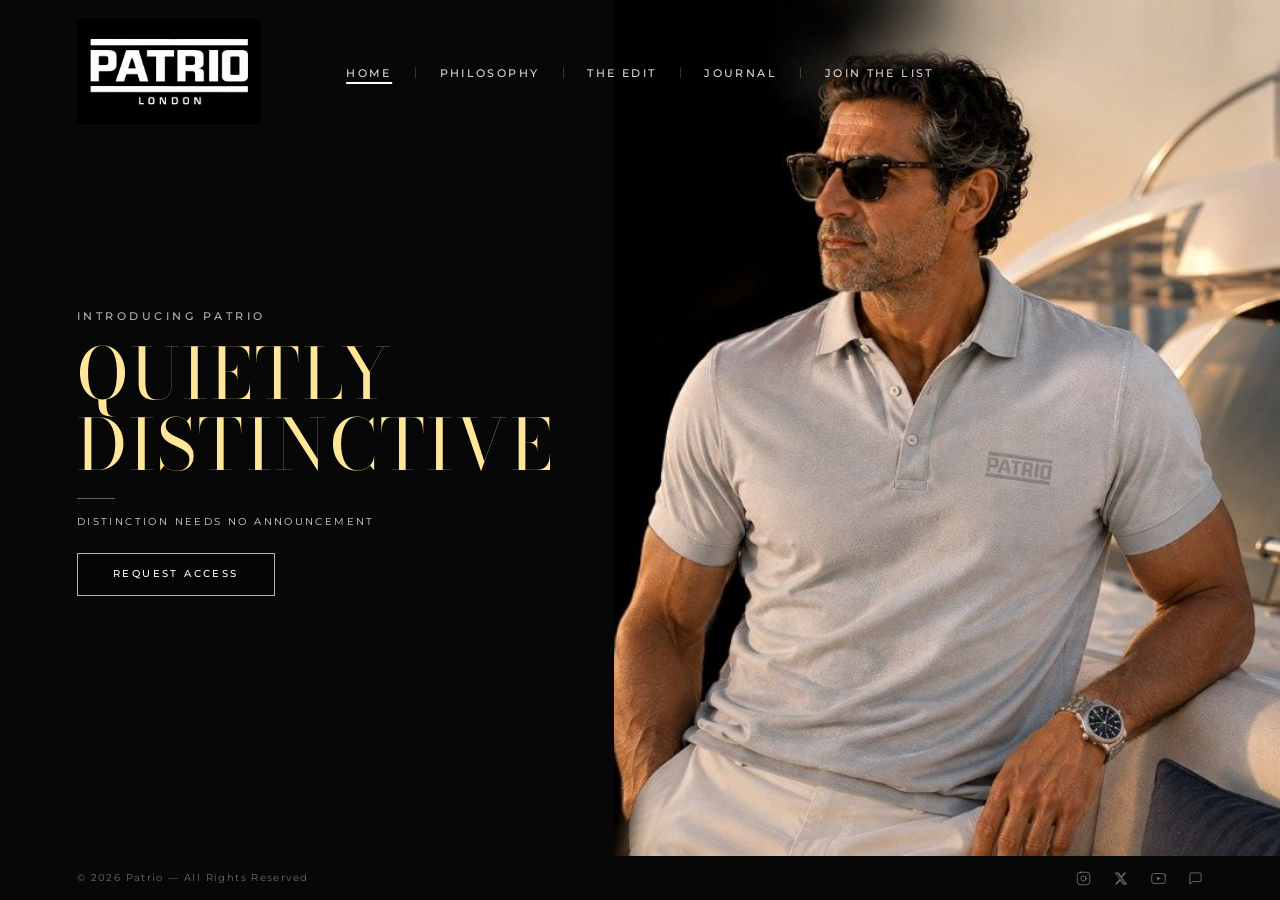
<file: index.html>
<!DOCTYPE html>
<html lang="en">
<head>
  <meta charset="UTF-8">
  <meta name="viewport" content="width=device-width, initial-scale=1.0">
  <meta name="description" content="PATRIO — A New Standard Is Coming. Premium luxury fashion & editorial collection.">
  <title>PATRIO — Stand For Something</title>

  <!-- Google Fonts: Bodoni Moda & Montserrat -->
  <link rel="preconnect" href="https://fonts.googleapis.com">
  <link rel="preconnect" href="https://fonts.gstatic.com" crossorigin>
  <link href="https://fonts.googleapis.com/css2?family=Bodoni+Moda:ital,opsz,wght@0,6..96,400..900;1,6..96,400..900&family=Montserrat:wght@300;400;500;600&display=swap" rel="stylesheet">

  <!-- Preload Hero Background Image -->
  <link rel="preload" as="image" href="assets/images/hero.jpg">

  <!-- External Stylesheet -->
  <link rel="stylesheet" href="assets/css/style.css">
</head>
<body>

  <!-- Full-Screen Hero Section (100vh) -->
  <header class="hero" id="home">

    <!-- Right-Side Hero Background Image -->
    <div class="hero-image-container">
      <img src="assets/images/hero.jpg" alt="PATRIO Hero" class="hero-image">
    </div>
    
    <!-- Top Header / Navigation -->
    <nav class="header fade-in-up delay-1">
      <!-- Left: Logo -->
      <a href="#home" class="logo" aria-label="PATRIO Home">
        <img src="assets/images/patrio-logo.png" alt="PATRIO" class="logo-image">
      </a>

      <!-- Center/Right Navigation -->
      <ul class="nav-center">
        <li><a href="#home" class="nav-link active">HOME</a></li>
        <li class="nav-separator">|</li>
        <li><a href="philosophy.html" class="nav-link">PHILOSOPHY</a></li>
        <li class="nav-separator">|</li>
        <li><a href="the-edit.html" class="nav-link">THE EDIT</a></li>
        <li class="nav-separator">|</li>
        <li><a href="#journal" class="nav-link">JOURNAL</a></li>
        <li class="nav-separator">|</li>
        <li><a href="#join" class="nav-link">JOIN THE LIST</a></li>
      </ul>
    </nav>

    <!-- Hero Content (Left Side Placement) -->
    <div class="hero-content">
      <span class="eyebrow fade-in-up delay-2">INTRODUCING PATRIO</span>
      
      <h1 class="main-heading fade-in-up delay-3">QUIETLY<br>DISTINCTIVE</h1>
      
      <div class="divider-line fade-in-up delay-4"></div>
      
      <p class="tagline fade-in-up delay-4">DISTINCTION NEEDS NO ANNOUNCEMENT</p>
      
      <a href="#join" class="cta-button fade-in-up delay-5">REQUEST ACCESS</a>
    </div>

  </header>

  <!-- Global Footer — Single consistent bar across all pages -->
  <footer class="footer">
    <div class="footer-container">
      <!-- Left: Copyright -->
      <p class="footer-copy">&copy; 2026 Patrio &mdash; All Rights Reserved</p>

      <!-- Right: Social Icons -->
      <div class="footer-socials">
        <!-- Instagram -->
        <a href="#" class="footer-social-link" aria-label="Instagram">
          <svg xmlns="http://www.w3.org/2000/svg" viewBox="0 0 24 24" fill="none" stroke="currentColor" stroke-width="1.5" stroke-linecap="round" stroke-linejoin="round" class="footer-icon">
            <rect x="2" y="2" width="20" height="20" rx="5" ry="5"/>
            <circle cx="12" cy="12" r="4"/>
            <circle cx="17.5" cy="6.5" r="0.8" fill="currentColor" stroke="none"/>
          </svg>
        </a>
        <!-- X (Twitter) -->
        <a href="#" class="footer-social-link" aria-label="X">
          <svg xmlns="http://www.w3.org/2000/svg" viewBox="0 0 24 24" fill="currentColor" class="footer-icon">
            <path d="M18.244 2.25h3.308l-7.227 8.26 8.502 11.24H16.17l-4.714-6.231-5.401 6.231H2.745l7.73-8.835L2.25 2.25h6.865l4.259 5.635L18.244 2.25zm-1.161 17.52h1.833L7.084 4.126H5.117L17.083 19.77z"/>
          </svg>
        </a>
        <!-- YouTube -->
        <a href="#" class="footer-social-link" aria-label="YouTube">
          <svg xmlns="http://www.w3.org/2000/svg" viewBox="0 0 24 24" fill="none" stroke="currentColor" stroke-width="1.5" stroke-linecap="round" stroke-linejoin="round" class="footer-icon">
            <path d="M22.54 6.42a2.78 2.78 0 0 0-1.95-1.96C18.88 4 12 4 12 4s-6.88 0-8.59.46A2.78 2.78 0 0 0 1.46 6.42 29 29 0 0 0 1 12a29 29 0 0 0 .46 5.58 2.78 2.78 0 0 0 1.95 1.96C5.12 20 12 20 12 20s6.88 0 8.59-.46a2.78 2.78 0 0 0 1.96-1.96A29 29 0 0 0 23 12a29 29 0 0 0-.46-5.58z"/>
            <polygon points="9.75 15.02 15.5 12 9.75 8.98 9.75 15.02" fill="currentColor" stroke="none"/>
          </svg>
        </a>
        <!-- Chat / Message -->
        <a href="#" class="footer-social-link" aria-label="Message">
          <svg xmlns="http://www.w3.org/2000/svg" viewBox="0 0 24 24" fill="none" stroke="currentColor" stroke-width="1.5" stroke-linecap="round" stroke-linejoin="round" class="footer-icon">
            <path d="M21 15a2 2 0 0 1-2 2H7l-4 4V5a2 2 0 0 1 2-2h14a2 2 0 0 1 2 2z"/>
          </svg>
        </a>
      </div>
    </div>
  </footer>

  <!-- Vanilla JavaScript -->
  <script src="assets/js/main.js"></script>
</body>
</html>
</file>
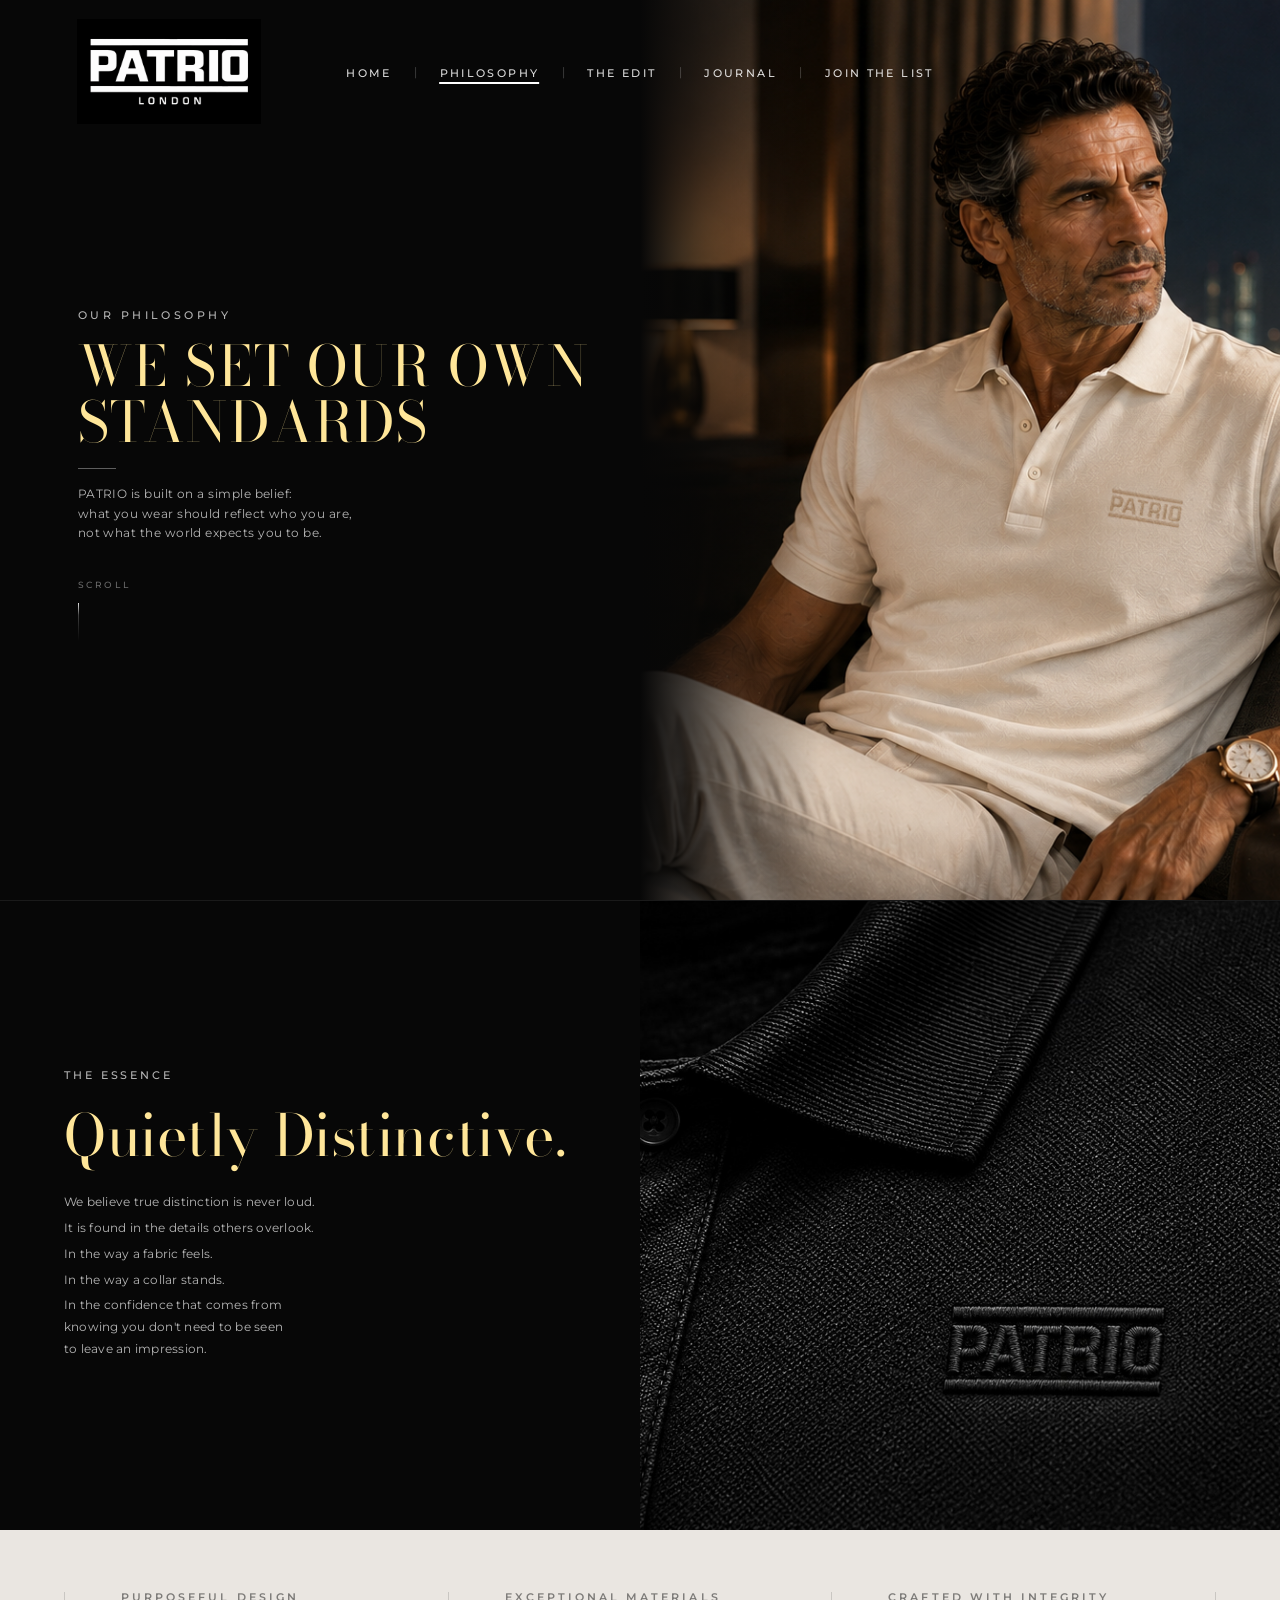
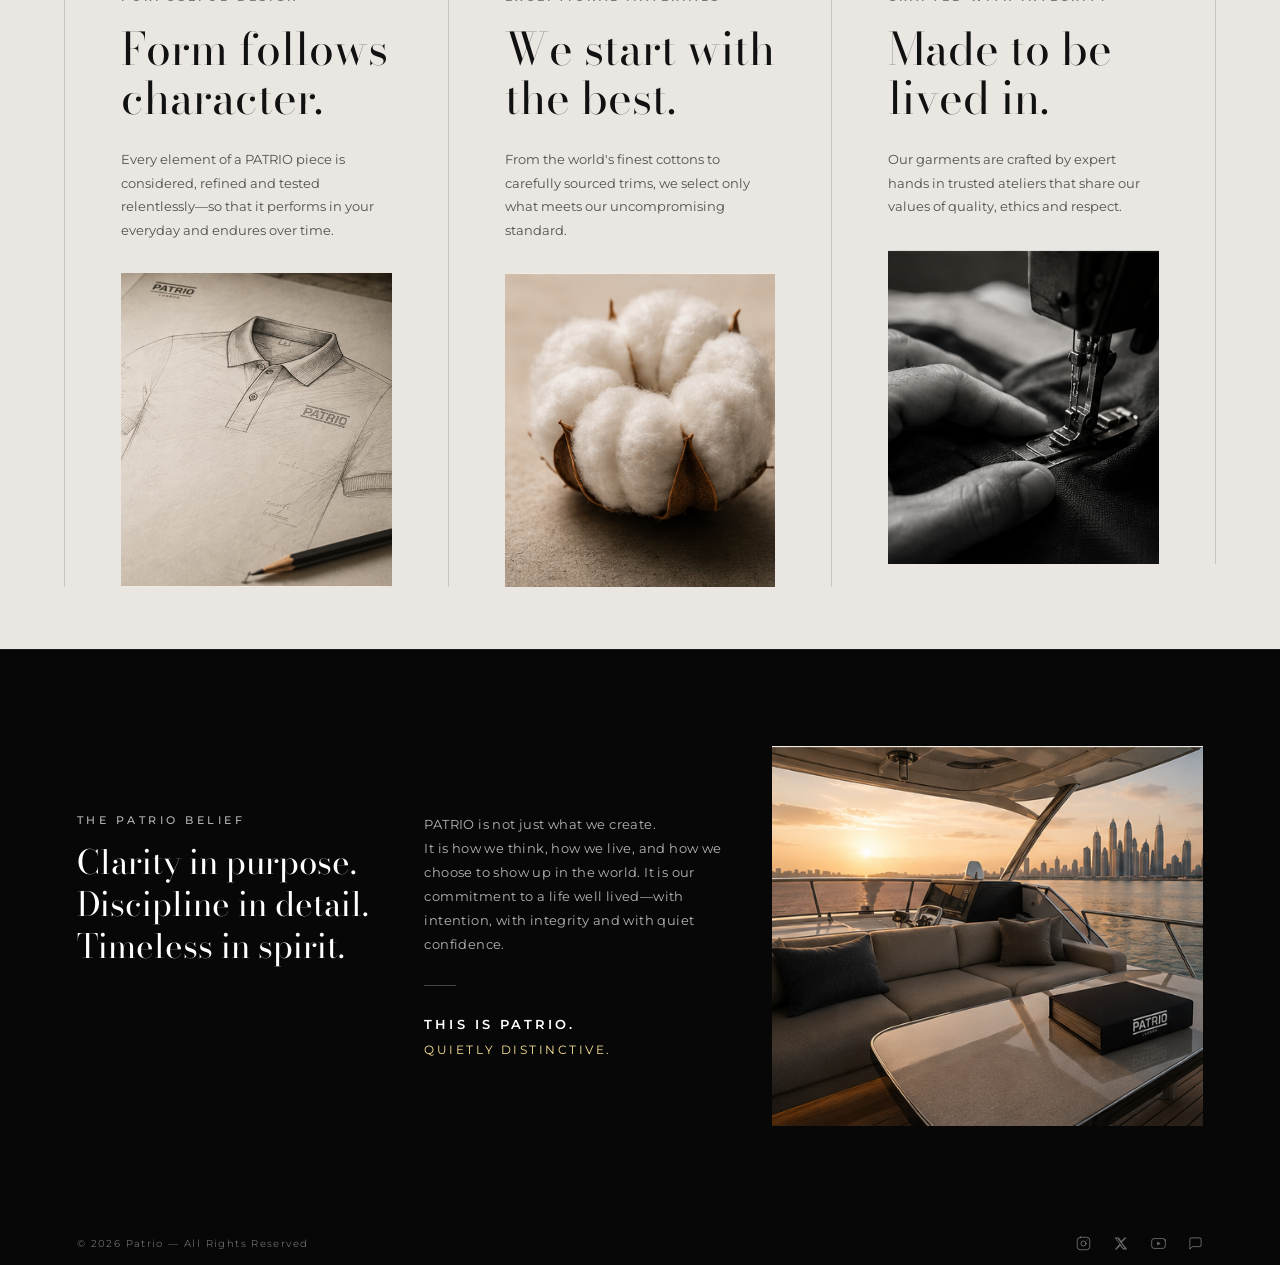
<file: philosophy.html>
<!DOCTYPE html>
<html lang="en">
<head>
  <meta charset="UTF-8">
  <meta name="viewport" content="width=device-width, initial-scale=1.0">
  <meta name="description" content="PATRIO Philosophy — Stand For Something. Distinction needs no announcement.">
  <title>PATRIO — Philosophy</title>

  <!-- Google Fonts: Bodoni Moda & Montserrat -->
  <link rel="preconnect" href="https://fonts.googleapis.com">
  <link rel="preconnect" href="https://fonts.gstatic.com" crossorigin>
  <link href="https://fonts.googleapis.com/css2?family=Bodoni+Moda:ital,opsz,wght@0,6..96,400..900;1,6..96,400..900&family=Montserrat:wght@300;400;500;600&display=swap" rel="stylesheet">

  <!-- Shared Stylesheet (footer & global components) -->
  <link rel="stylesheet" href="assets/css/style.css">
  <!-- Page-specific Stylesheet -->
  <link rel="stylesheet" href="assets/css/philosophy.css">
</head>
<body>

  <!-- Top Header / Navigation -->
  <nav class="header fade-in-up delay-1">
    <!-- Left: Logo -->
    <a href="index.html" class="logo" aria-label="PATRIO Home">
      <img src="assets/images/patrio-logo.png" alt="PATRIO" class="logo-image">
    </a>

    <!-- Center/Right Navigation -->
    <ul class="nav-center">
      <li><a href="index.html" class="nav-link">HOME</a></li>
      <li class="nav-separator">|</li>
      <li><a href="philosophy.html" class="nav-link active">PHILOSOPHY</a></li>
      <li class="nav-separator">|</li>
      <li><a href="the-edit.html" class="nav-link">THE EDIT</a></li>
      <li class="nav-separator">|</li>
      <li><a href="index.html#journal" class="nav-link">JOURNAL</a></li>
      <li class="nav-separator">|</li>
      <li><a href="index.html#join" class="nav-link">JOIN THE LIST</a></li>
    </ul>
  </nav>

  <main>
    <!-- =========================================================================
         2. PHILOSOPHY HERO (Split Layout)
         ========================================================================= -->
    <section class="section section-hero" id="philosophy-hero">
      <div class="hero-left hero-content">
        <span class="eyebrow">OUR PHILOSOPHY</span>
        <h1 class="hero-headline">WE SET OUR OWN<br>STANDARDS</h1>
        <div class="divider"></div>
        <p class="hero-description">
          PATRIO is built on a simple belief:<br>
          what you wear should reflect who you are,<br>
          not what the world expects you to be.
        </p>

        <!-- Subtle Editorial Scroll Cue -->
        <div class="hero-scroll-cue" aria-hidden="true">
          <span class="scroll-cue-text">SCROLL</span>
          <div class="scroll-cue-line"></div>
        </div>
      </div>

      <div class="hero-right">
        <div class="image-wrapper hero-image-wrapper">
          <img src="assets/images/philo001.png" alt="Patrio Philosophy Hero" class="editorial-image">
        </div>
      </div>
    </section>

    <!-- =========================================================================
         3. THE ESSENCE (Split Section)
         ========================================================================= -->
    <section class="section section-essence" id="the-essence">
      <div class="essence-left">
        <span class="eyebrow">THE ESSENCE</span>
        <h2 class="essence-headline">Quietly Distinctive.</h2>
        <div class="essence-body">
          <p>We believe true distinction is never loud.</p>
          <p>It is found in the details others overlook.</p>
          <p>In the way a fabric feels.</p>
          <p>In the way a collar stands.</p>
          <p>In the confidence that comes from<br>knowing you don't need to be seen<br>to leave an impression.</p>
        </div>
      </div>

      <div class="essence-right">
        <div class="image-wrapper essence-image-wrapper">
          <img src="assets/images/essence.jpeg" alt="Patrio Craft Essence" class="editorial-image">
        </div>
      </div>
    </section>

    <!-- =========================================================================
         4. THREE PRINCIPLES (Three-Column Section)
         ========================================================================= -->
    <section class="section section-principles" id="three-principles">
      <div class="principles-grid">
        
        <!-- Column 1: Purposeful Design -->
        <div class="principle-column">
          <span class="principle-eyebrow">PURPOSEFUL DESIGN</span>
          <h3 class="principle-heading">Form follows<br>character.</h3>
          <p class="principle-text">
            Every element of a PATRIO piece is considered, refined and tested relentlessly—so that it performs in your everyday and endures over time.
          </p>
          <div class="principle-image-box">
            <img src="assets/images/02_patrio_shirt_sketch.png" alt="Purposeful Design Sketch" class="principle-image">
          </div>
        </div>

        <!-- Column 2: Exceptional Materials -->
        <div class="principle-column">
          <span class="principle-eyebrow">EXCEPTIONAL MATERIALS</span>
          <h3 class="principle-heading">We start with<br>the best.</h3>
          <p class="principle-text">
            From the world's finest cottons to carefully sourced trims, we select only what meets our uncompromising standard.
          </p>
          <div class="principle-image-box">
            <img src="assets/images/03_cotton_detail.png" alt="Exceptional Materials Cotton" class="principle-image">
          </div>
        </div>

        <!-- Column 3: Crafted With Integrity -->
        <div class="principle-column">
          <span class="principle-eyebrow">CRAFTED WITH INTEGRITY</span>
          <h3 class="principle-heading">Made to be<br>lived in.</h3>
          <p class="principle-text">
            Our garments are crafted by expert hands in trusted ateliers that share our values of quality, ethics and respect.
          </p>
          <div class="principle-image-box">
            <img src="assets/images/04_craftsmanship_sewing.png" alt="Crafted with Integrity Artisan" class="principle-image">
          </div>
        </div>

      </div>
    </section>

    <!-- =========================================================================
         5. THE PATRIO BELIEF (Editorial Statement Section)
         ========================================================================= -->
    <section class="section section-belief" id="the-belief">
      <div class="belief-content">
        <!-- Left Statement -->
        <div class="belief-left">
          <span class="eyebrow">THE PATRIO BELIEF</span>
          <h2 class="belief-headline">
            Clarity in purpose.<br>
            Discipline in detail.<br>
            Timeless in spirit.
          </h2>
        </div>

        <!-- Right Narrative & Signature -->
        <div class="belief-right">
          <p class="belief-narrative">
            PATRIO is not just what we create.<br>
            It is how we think, how we live, and how we choose to show up in the world. It is our commitment to a life well lived—with intention, with integrity and with quiet confidence.
          </p>
          
          <div class="belief-divider"></div>

          <div class="belief-signature">
            <span class="belief-brand">THIS IS PATRIO.</span>
            <span class="belief-sub">QUIETLY DISTINCTIVE.</span>
          </div>
        </div>
      </div>

      <!-- Right/Background Image Box -->
      <div class="belief-image-container">
        <img src="assets/images/patrio-philosophy-yacht.png" alt="The Patrio Setting" class="editorial-image">
      </div>
    </section>
  </main>

  <!-- =========================================================================
       6. FINAL FOOTER
       ========================================================================= -->
  <footer class="footer">
    <div class="footer-container">
      <!-- Left: Copyright -->
      <p class="footer-copy">&copy; 2026 Patrio &mdash; All Rights Reserved</p>

      <!-- Right: Social Icons -->
      <div class="footer-socials">
        <!-- Instagram -->
        <a href="#" class="footer-social-link" aria-label="Instagram">
          <svg xmlns="http://www.w3.org/2000/svg" viewBox="0 0 24 24" fill="none" stroke="currentColor" stroke-width="1.5" stroke-linecap="round" stroke-linejoin="round" class="footer-icon">
            <rect x="2" y="2" width="20" height="20" rx="5" ry="5"/>
            <circle cx="12" cy="12" r="4"/>
            <circle cx="17.5" cy="6.5" r="0.8" fill="currentColor" stroke="none"/>
          </svg>
        </a>
        <!-- X (Twitter) -->
        <a href="#" class="footer-social-link" aria-label="X">
          <svg xmlns="http://www.w3.org/2000/svg" viewBox="0 0 24 24" fill="currentColor" class="footer-icon">
            <path d="M18.244 2.25h3.308l-7.227 8.26 8.502 11.24H16.17l-4.714-6.231-5.401 6.231H2.745l7.73-8.835L2.25 2.25h6.865l4.259 5.635L18.244 2.25zm-1.161 17.52h1.833L7.084 4.126H5.117L17.083 19.77z"/>
          </svg>
        </a>
        <!-- YouTube -->
        <a href="#" class="footer-social-link" aria-label="YouTube">
          <svg xmlns="http://www.w3.org/2000/svg" viewBox="0 0 24 24" fill="none" stroke="currentColor" stroke-width="1.5" stroke-linecap="round" stroke-linejoin="round" class="footer-icon">
            <path d="M22.54 6.42a2.78 2.78 0 0 0-1.95-1.96C18.88 4 12 4 12 4s-6.88 0-8.59.46A2.78 2.78 0 0 0 1.46 6.42 29 29 0 0 0 1 12a29 29 0 0 0 .46 5.58 2.78 2.78 0 0 0 1.95 1.96C5.12 20 12 20 12 20s6.88 0 8.59-.46a2.78 2.78 0 0 0 1.96-1.96A29 29 0 0 0 23 12a29 29 0 0 0-.46-5.58z"/>
            <polygon points="9.75 15.02 15.5 12 9.75 8.98 9.75 15.02" fill="currentColor" stroke="none"/>
          </svg>
        </a>
        <!-- Chat / Message -->
        <a href="#" class="footer-social-link" aria-label="Message">
          <svg xmlns="http://www.w3.org/2000/svg" viewBox="0 0 24 24" fill="none" stroke="currentColor" stroke-width="1.5" stroke-linecap="round" stroke-linejoin="round" class="footer-icon">
            <path d="M21 15a2 2 0 0 1-2 2H7l-4 4V5a2 2 0 0 1 2-2h14a2 2 0 0 1 2 2z"/>
          </svg>
        </a>
      </div>
    </div>
  </footer>

</body>
</html>
</file>
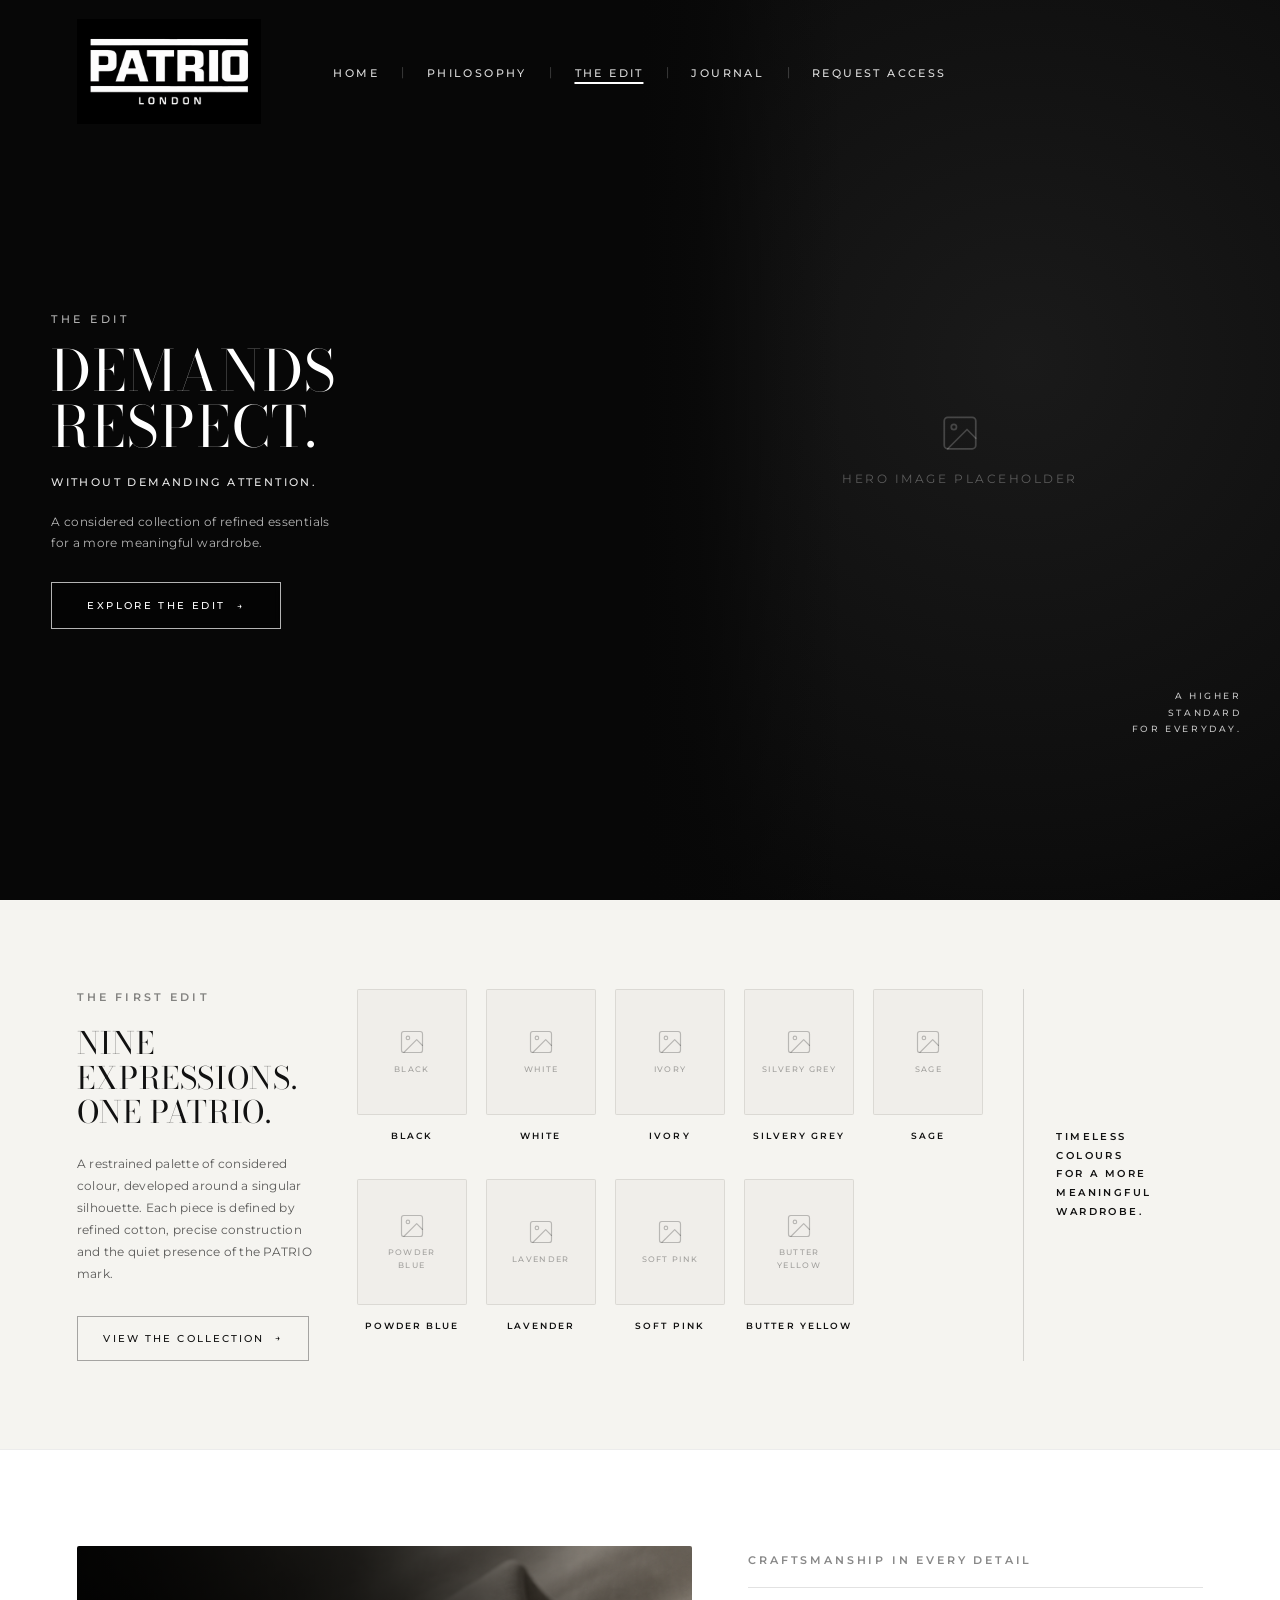
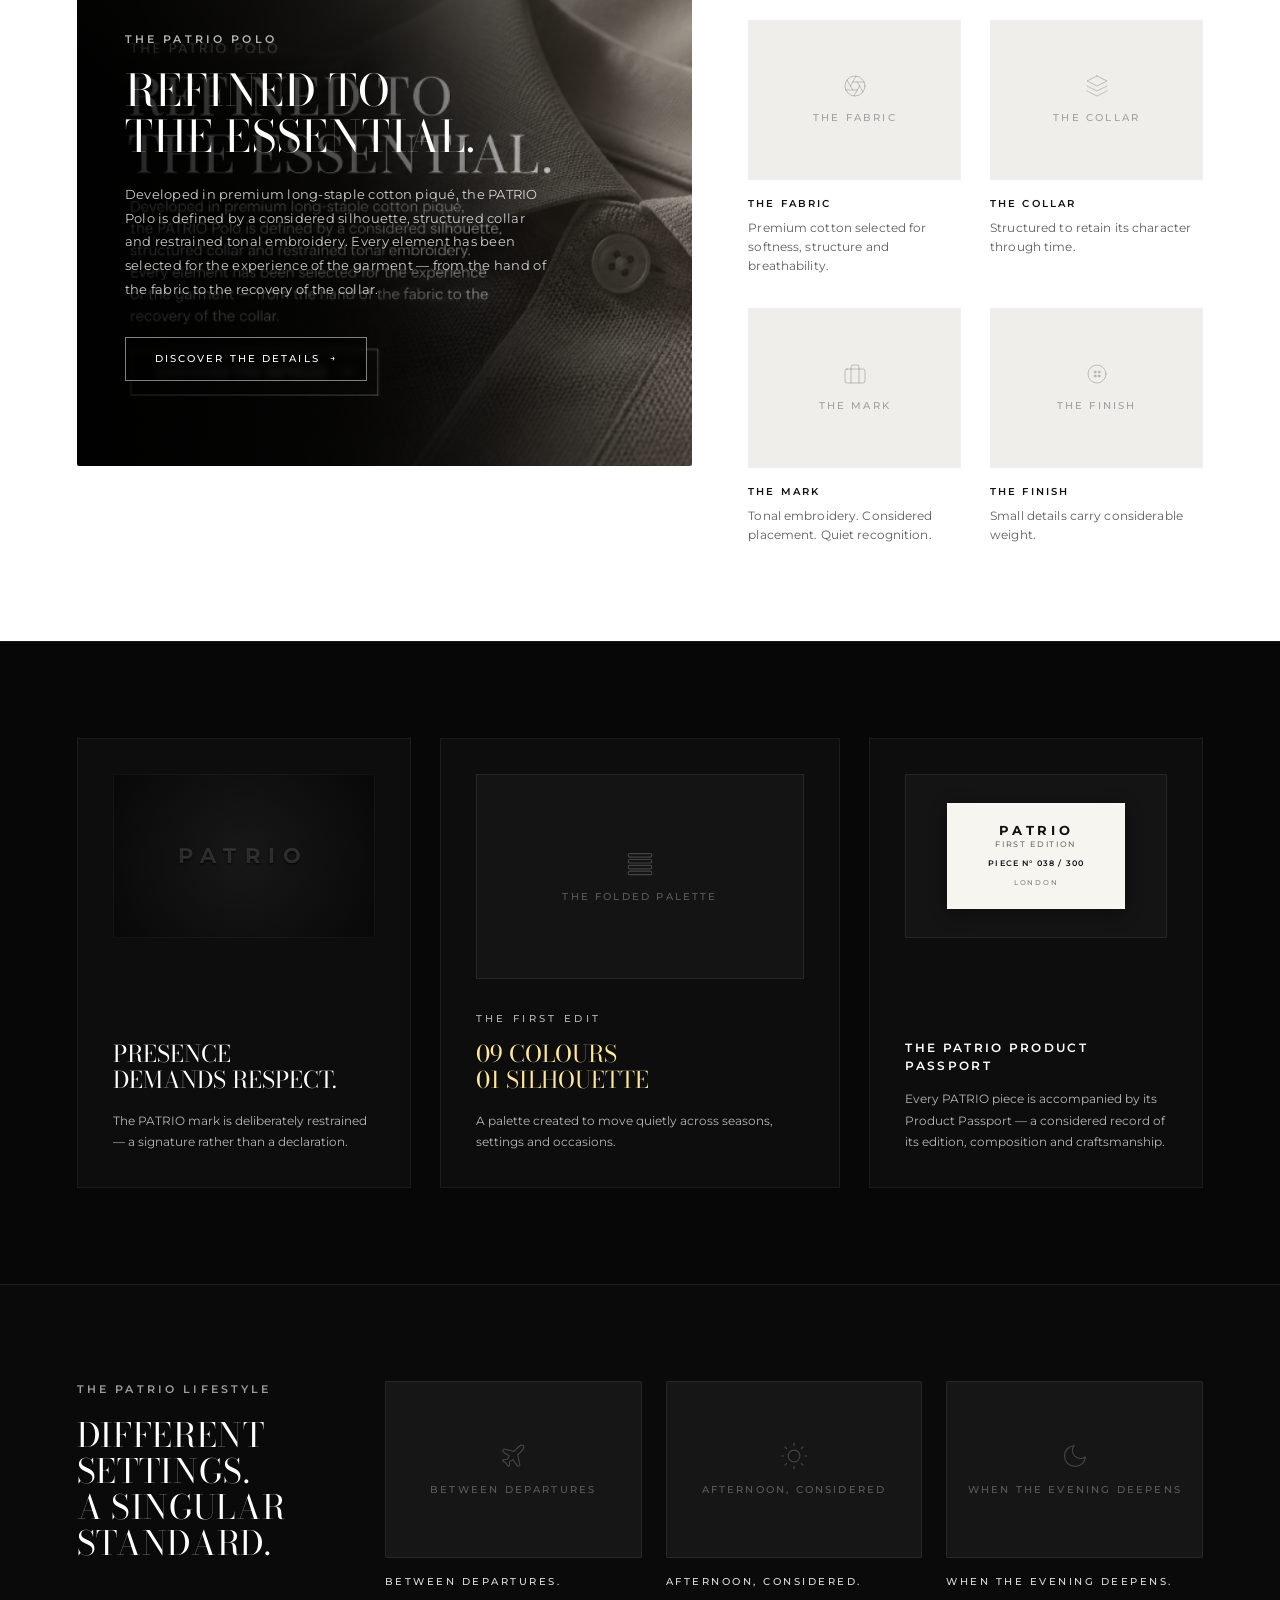
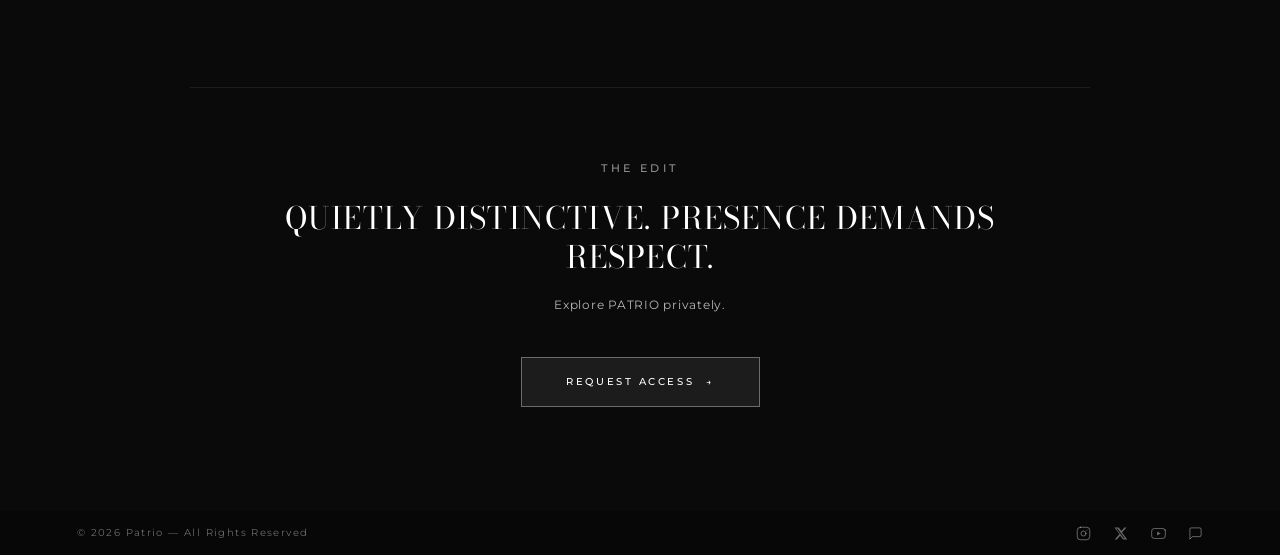
<file: the-edit.html>
<!DOCTYPE html>
<html lang="en">
<head>
  <meta charset="UTF-8">
  <meta name="viewport" content="width=device-width, initial-scale=1.0">
  <meta name="description" content="PATRIO — The Edit. Demands respect without demanding attention.">
  <title>PATRIO — The Edit</title>

  <!-- Google Fonts: Bodoni Moda & Montserrat -->
  <link rel="preconnect" href="https://fonts.googleapis.com">
  <link rel="preconnect" href="https://fonts.gstatic.com" crossorigin>
  <link href="https://fonts.googleapis.com/css2?family=Bodoni+Moda:ital,opsz,wght@0,6..96,400..900;1,6..96,400..900&family=Montserrat:wght@300;400;500;600&display=swap" rel="stylesheet">

  <!-- Shared Global Stylesheet (navbar, footer & design tokens) -->
  <link rel="stylesheet" href="assets/css/style.css">
  <!-- Dedicated Page Stylesheet -->
  <link rel="stylesheet" href="assets/css/the-edit.css">
</head>
<body>

  <!-- =========================================================================
       UNIVERSAL HEADER / NAVIGATION (Exact Patrio navbar structure)
       ========================================================================= -->
  <nav class="header fade-in-up delay-1">
    <!-- Left: Logo -->
    <a href="index.html" class="logo" aria-label="PATRIO Home">
      <img src="assets/images/patrio-logo.png" alt="PATRIO" class="logo-image">
    </a>

    <!-- Center Navigation Links -->
    <ul class="nav-center">
      <li><a href="index.html" class="nav-link">HOME</a></li>
      <li class="nav-separator">|</li>
      <li><a href="philosophy.html" class="nav-link">PHILOSOPHY</a></li>
      <li class="nav-separator">|</li>
      <li><a href="the-edit.html" class="nav-link active">THE EDIT</a></li>
      <li class="nav-separator">|</li>
      <li><a href="index.html#journal" class="nav-link">JOURNAL</a></li>
      <li class="nav-separator">|</li>
      <li><a href="index.html#join" class="nav-link">REQUEST ACCESS</a></li>
    </ul>
  </nav>

  <main>
    <!-- =========================================================================
         SECTION 1 — DEMANDS RESPECT. (Split-screen 100vh Hero)
         ========================================================================= -->
    <section class="edit-hero-section" id="demands-respect">
      <!-- Left Content Block (Unified left-aligned block matching Philosophy page logic) -->
      <div class="edit-hero-left hero-content">
        <span class="edit-hero-eyebrow fade-in-up delay-2">THE EDIT</span>
        
        <h1 class="edit-hero-title fade-in-up delay-3">
          DEMANDS<br>
          RESPECT.
        </h1>
        
        <span class="edit-hero-subtitle fade-in-up delay-4">WITHOUT DEMANDING ATTENTION.</span>
        
        <p class="edit-hero-desc fade-in-up delay-4">
          A considered collection of refined essentials<br>
          for a more meaningful wardrobe.
        </p>
        
        <a href="#the-first-edit" class="edit-cta-button fade-in-up delay-5">
          EXPLORE THE EDIT <span class="btn-arrow" aria-hidden="true">&rarr;</span>
        </a>
      </div>

      <!-- Right Media & Editorial Accent (Clean placeholder container ready for final image) -->
      <div class="edit-hero-right">
        <div class="edit-hero-media-container">
          <div class="edit-hero-placeholder" aria-label="Hero Image Placeholder">
            <!-- FINAL IMAGE: Replace this placeholder with the approved Patrio editorial image -->
            <svg xmlns="http://www.w3.org/2000/svg" viewBox="0 0 24 24" fill="none" stroke="currentColor" stroke-width="1" stroke-linecap="round" stroke-linejoin="round">
              <rect x="3" y="3" width="18" height="18" rx="2" ry="2"/>
              <circle cx="8.5" cy="8.5" r="1.5"/>
              <polyline points="21 15 16 10 5 21"/>
            </svg>
            <span>HERO IMAGE PLACEHOLDER</span>
          </div>
        </div>

        <!-- Right-side supporting statement -->
        <div class="edit-hero-side-statement">
          <p>
            A HIGHER<br>
            STANDARD<br>
            FOR EVERYDAY.
          </p>
        </div>
      </div>
    </section>

    <!-- =========================================================================
         SECTION 2 — THE FIRST EDIT (Nine Expressions. One Patrio.)
         ========================================================================= -->
    <section class="section-first-edit" id="the-first-edit">
      <div class="first-edit-container">
        
        <!-- Left Editorial Column -->
        <div class="first-edit-intro">
          <span class="eyebrow">THE FIRST EDIT</span>
          <h2 class="first-edit-headline">
            NINE EXPRESSIONS.<br>
            ONE PATRIO.
          </h2>
          <p class="first-edit-desc">
            A restrained palette of considered colour, developed around a singular silhouette. Each piece is defined by refined cotton, precise construction and the quiet presence of the PATRIO mark.
          </p>
          <a href="#collection" class="edit-btn-dark">
            VIEW THE COLLECTION <span class="btn-arrow" aria-hidden="true">&rarr;</span>
          </a>
        </div>

        <!-- Center: 9-Product Palette Grid (5 in row 1, 4 in row 2) -->
        <div class="palette-grid-wrapper">
          <!-- Row 1 (5 items) -->
          <div class="palette-row-top">
            
            <!-- 1. BLACK -->
            <div class="product-card">
              <div class="product-image-slot">
                <div class="product-placeholder-box">
                  <!-- FINAL IMAGE: Replace this placeholder with the approved Patrio polo visual - Black -->
                  <svg xmlns="http://www.w3.org/2000/svg" viewBox="0 0 24 24" fill="none" stroke="currentColor" stroke-width="1" stroke-linecap="round" stroke-linejoin="round">
                    <rect x="3" y="3" width="18" height="18" rx="2" ry="2"/>
                    <circle cx="8.5" cy="8.5" r="1.5"/>
                    <polyline points="21 15 16 10 5 21"/>
                  </svg>
                  <span class="product-placeholder-text">BLACK</span>
                </div>
              </div>
              <span class="product-color-name">BLACK</span>
            </div>

            <!-- 2. WHITE -->
            <div class="product-card">
              <div class="product-image-slot">
                <div class="product-placeholder-box">
                  <!-- FINAL IMAGE: Replace this placeholder with the approved Patrio polo visual - White -->
                  <svg xmlns="http://www.w3.org/2000/svg" viewBox="0 0 24 24" fill="none" stroke="currentColor" stroke-width="1" stroke-linecap="round" stroke-linejoin="round">
                    <rect x="3" y="3" width="18" height="18" rx="2" ry="2"/>
                    <circle cx="8.5" cy="8.5" r="1.5"/>
                    <polyline points="21 15 16 10 5 21"/>
                  </svg>
                  <span class="product-placeholder-text">WHITE</span>
                </div>
              </div>
              <span class="product-color-name">WHITE</span>
            </div>

            <!-- 3. IVORY -->
            <div class="product-card">
              <div class="product-image-slot">
                <div class="product-placeholder-box">
                  <!-- FINAL IMAGE: Replace this placeholder with the approved Patrio polo visual - Ivory -->
                  <svg xmlns="http://www.w3.org/2000/svg" viewBox="0 0 24 24" fill="none" stroke="currentColor" stroke-width="1" stroke-linecap="round" stroke-linejoin="round">
                    <rect x="3" y="3" width="18" height="18" rx="2" ry="2"/>
                    <circle cx="8.5" cy="8.5" r="1.5"/>
                    <polyline points="21 15 16 10 5 21"/>
                  </svg>
                  <span class="product-placeholder-text">IVORY</span>
                </div>
              </div>
              <span class="product-color-name">IVORY</span>
            </div>

            <!-- 4. SILVERY GREY -->
            <div class="product-card">
              <div class="product-image-slot">
                <div class="product-placeholder-box">
                  <!-- FINAL IMAGE: Replace this placeholder with the approved Patrio polo visual - Silvery Grey -->
                  <svg xmlns="http://www.w3.org/2000/svg" viewBox="0 0 24 24" fill="none" stroke="currentColor" stroke-width="1" stroke-linecap="round" stroke-linejoin="round">
                    <rect x="3" y="3" width="18" height="18" rx="2" ry="2"/>
                    <circle cx="8.5" cy="8.5" r="1.5"/>
                    <polyline points="21 15 16 10 5 21"/>
                  </svg>
                  <span class="product-placeholder-text">SILVERY GREY</span>
                </div>
              </div>
              <span class="product-color-name">SILVERY GREY</span>
            </div>

            <!-- 5. SAGE -->
            <div class="product-card">
              <div class="product-image-slot">
                <div class="product-placeholder-box">
                  <!-- FINAL IMAGE: Replace this placeholder with the approved Patrio polo visual - Sage -->
                  <svg xmlns="http://www.w3.org/2000/svg" viewBox="0 0 24 24" fill="none" stroke="currentColor" stroke-width="1" stroke-linecap="round" stroke-linejoin="round">
                    <rect x="3" y="3" width="18" height="18" rx="2" ry="2"/>
                    <circle cx="8.5" cy="8.5" r="1.5"/>
                    <polyline points="21 15 16 10 5 21"/>
                  </svg>
                  <span class="product-placeholder-text">SAGE</span>
                </div>
              </div>
              <span class="product-color-name">SAGE</span>
            </div>

          </div>

          <!-- Row 2 (4 items) -->
          <div class="palette-row-bottom">
            
            <!-- 6. POWDER BLUE -->
            <div class="product-card">
              <div class="product-image-slot">
                <div class="product-placeholder-box">
                  <!-- FINAL IMAGE: Replace this placeholder with the approved Patrio polo visual - Powder Blue -->
                  <svg xmlns="http://www.w3.org/2000/svg" viewBox="0 0 24 24" fill="none" stroke="currentColor" stroke-width="1" stroke-linecap="round" stroke-linejoin="round">
                    <rect x="3" y="3" width="18" height="18" rx="2" ry="2"/>
                    <circle cx="8.5" cy="8.5" r="1.5"/>
                    <polyline points="21 15 16 10 5 21"/>
                  </svg>
                  <span class="product-placeholder-text">POWDER BLUE</span>
                </div>
              </div>
              <span class="product-color-name">POWDER BLUE</span>
            </div>

            <!-- 7. LAVENDER -->
            <div class="product-card">
              <div class="product-image-slot">
                <div class="product-placeholder-box">
                  <!-- FINAL IMAGE: Replace this placeholder with the approved Patrio polo visual - Lavender -->
                  <svg xmlns="http://www.w3.org/2000/svg" viewBox="0 0 24 24" fill="none" stroke="currentColor" stroke-width="1" stroke-linecap="round" stroke-linejoin="round">
                    <rect x="3" y="3" width="18" height="18" rx="2" ry="2"/>
                    <circle cx="8.5" cy="8.5" r="1.5"/>
                    <polyline points="21 15 16 10 5 21"/>
                  </svg>
                  <span class="product-placeholder-text">LAVENDER</span>
                </div>
              </div>
              <span class="product-color-name">LAVENDER</span>
            </div>

            <!-- 8. SOFT PINK -->
            <div class="product-card">
              <div class="product-image-slot">
                <div class="product-placeholder-box">
                  <!-- FINAL IMAGE: Replace this placeholder with the approved Patrio polo visual - Soft Pink -->
                  <svg xmlns="http://www.w3.org/2000/svg" viewBox="0 0 24 24" fill="none" stroke="currentColor" stroke-width="1" stroke-linecap="round" stroke-linejoin="round">
                    <rect x="3" y="3" width="18" height="18" rx="2" ry="2"/>
                    <circle cx="8.5" cy="8.5" r="1.5"/>
                    <polyline points="21 15 16 10 5 21"/>
                  </svg>
                  <span class="product-placeholder-text">SOFT PINK</span>
                </div>
              </div>
              <span class="product-color-name">SOFT PINK</span>
            </div>

            <!-- 9. BUTTER YELLOW -->
            <div class="product-card">
              <div class="product-image-slot">
                <div class="product-placeholder-box">
                  <!-- FINAL IMAGE: Replace this placeholder with the approved Patrio polo visual - Butter Yellow -->
                  <svg xmlns="http://www.w3.org/2000/svg" viewBox="0 0 24 24" fill="none" stroke="currentColor" stroke-width="1" stroke-linecap="round" stroke-linejoin="round">
                    <rect x="3" y="3" width="18" height="18" rx="2" ry="2"/>
                    <circle cx="8.5" cy="8.5" r="1.5"/>
                    <polyline points="21 15 16 10 5 21"/>
                  </svg>
                  <span class="product-placeholder-text">BUTTER YELLOW</span>
                </div>
              </div>
              <span class="product-color-name">BUTTER YELLOW</span>
            </div>

          </div>
        </div>

        <!-- Right-Side Editorial Statement -->
        <div class="first-edit-statement">
          <p class="first-edit-statement-text">
            TIMELESS<br>
            COLOURS<br>
            FOR A MORE<br>
            MEANINGFUL<br>
            WARDROBE.
          </p>
        </div>

      </div>
    </section>

    <!-- =========================================================================
         SECTION 3 — EDITORIAL / THE SILHOUETTE (Refined To The Essential.)
         Focuses on silhouette, construction, proportion, and craftsmanship
         ========================================================================= -->
    <section class="section-silhouette" id="silhouette">
      <div class="silhouette-container">
        
        <!-- Left Editorial Content Panel with Direct Background Image -->
        <div class="silhouette-main-col">
          <div class="silhouette-content-overlay">
            <span class="eyebrow">THE PATRIO POLO</span>
            <h2 class="silhouette-headline">
              REFINED TO<br>
              THE ESSENTIAL.
            </h2>
            <p class="silhouette-narrative">
              Developed in premium long-staple cotton piqué, the PATRIO Polo is defined by a considered silhouette, structured collar and restrained tonal embroidery. Every element has been selected for the experience of the garment — from the hand of the fabric to the recovery of the collar.
            </p>
            <a href="#details" class="edit-cta-button-light">
              DISCOVER THE DETAILS <span class="btn-arrow" aria-hidden="true">&rarr;</span>
            </a>
          </div>
        </div>

        <!-- Right Side: Craftsmanship in Every Detail (4-panel precision detail study) -->
        <div class="silhouette-details-col">
          <div class="craftsmanship-header">
            <span class="craftsmanship-eyebrow">CRAFTSMANSHIP IN EVERY DETAIL</span>
          </div>

          <div class="craftsmanship-grid">
            <!-- Detail 1: The Fabric -->
            <div class="craftsmanship-card">
              <div class="craftsmanship-media">
                <div class="edit-media-placeholder detail-placeholder">
                  <!-- FINAL IMAGE: Replace this placeholder with the approved fabric detail macro image -->
                  <svg xmlns="http://www.w3.org/2000/svg" viewBox="0 0 24 24" fill="none" stroke="currentColor" stroke-width="1" stroke-linecap="round" stroke-linejoin="round">
                    <circle cx="12" cy="12" r="10"/>
                    <line x1="14.31" y1="8" x2="20.05" y2="17.94"/>
                    <line x1="9.69" y1="8" x2="21.17" y2="8"/>
                    <line x1="7.38" y1="12" x2="13.12" y2="2.06"/>
                    <line x1="9.69" y1="16" x2="3.95" y2="6.06"/>
                    <line x1="14.31" y1="16" x2="2.83" y2="16"/>
                    <line x1="16.62" y1="12" x2="10.88" y2="21.94"/>
                  </svg>
                  <span>THE FABRIC</span>
                </div>
              </div>
              <div class="craftsmanship-text">
                <h4 class="craftsmanship-item-title">THE FABRIC</h4>
                <p class="craftsmanship-item-desc">
                  Premium cotton selected for softness, structure and breathability.
                </p>
              </div>
            </div>

            <!-- Detail 2: The Collar -->
            <div class="craftsmanship-card">
              <div class="craftsmanship-media">
                <div class="edit-media-placeholder detail-placeholder">
                  <!-- FINAL IMAGE: Replace this placeholder with the approved collar construction macro image -->
                  <svg xmlns="http://www.w3.org/2000/svg" viewBox="0 0 24 24" fill="none" stroke="currentColor" stroke-width="1" stroke-linecap="round" stroke-linejoin="round">
                    <polygon points="12 2 2 7 12 12 22 7 12 2"/>
                    <polyline points="2 17 12 22 22 17"/>
                    <polyline points="2 12 12 17 22 12"/>
                  </svg>
                  <span>THE COLLAR</span>
                </div>
              </div>
              <div class="craftsmanship-text">
                <h4 class="craftsmanship-item-title">THE COLLAR</h4>
                <p class="craftsmanship-item-desc">
                  Structured to retain its character through time.
                </p>
              </div>
            </div>

            <!-- Detail 3: The Mark -->
            <div class="craftsmanship-card">
              <div class="craftsmanship-media">
                <div class="edit-media-placeholder detail-placeholder">
                  <!-- FINAL IMAGE: Replace this placeholder with the approved tonal embroidery detail macro image -->
                  <svg xmlns="http://www.w3.org/2000/svg" viewBox="0 0 24 24" fill="none" stroke="currentColor" stroke-width="1" stroke-linecap="round" stroke-linejoin="round">
                    <rect x="2" y="7" width="20" height="14" rx="2" ry="2"/>
                    <path d="M16 21V5a2 2 0 0 0-2-2h-4a2 2 0 0 0-2 2v16"/>
                  </svg>
                  <span>THE MARK</span>
                </div>
              </div>
              <div class="craftsmanship-text">
                <h4 class="craftsmanship-item-title">THE MARK</h4>
                <p class="craftsmanship-item-desc">
                  Tonal embroidery. Considered placement. Quiet recognition.
                </p>
              </div>
            </div>

            <!-- Detail 4: The Finish -->
            <div class="craftsmanship-card">
              <div class="craftsmanship-media">
                <div class="edit-media-placeholder detail-placeholder">
                  <!-- FINAL IMAGE: Replace this placeholder with the approved mother-of-pearl button / finish macro image -->
                  <svg xmlns="http://www.w3.org/2000/svg" viewBox="0 0 24 24" fill="none" stroke="currentColor" stroke-width="1" stroke-linecap="round" stroke-linejoin="round">
                    <circle cx="12" cy="12" r="9"/>
                    <circle cx="10" cy="10" r="1"/>
                    <circle cx="14" cy="10" r="1"/>
                    <circle cx="10" cy="14" r="1"/>
                    <circle cx="14" cy="14" r="1"/>
                  </svg>
                  <span>THE FINISH</span>
                </div>
              </div>
              <div class="craftsmanship-text">
                <h4 class="craftsmanship-item-title">THE FINISH</h4>
                <p class="craftsmanship-item-desc">
                  Small details carry considerable weight.
                </p>
              </div>
            </div>
          </div>
        </div>

      </div>
    </section>

    <!-- =========================================================================
         SECTION 4 — THE PATRIO MARK & IDENTITY (Intimate, Tonal, Considered)
         Refined identity study: Emblem, Stack, and Product Passport
         ========================================================================= -->
    <section class="section-mark-identity" id="identity">
      <div class="mark-identity-grid">
        
        <!-- Tile 1: Presence Demands Respect (Tonal Embroidery on Dark Textured Ground) -->
        <div class="identity-tile tile-emblem">
          <div class="tile-emblem-media">
            <div class="edit-media-placeholder emblem-placeholder">
              <!-- FINAL IMAGE: Replace this placeholder with the approved tonal PATRIO mark macro on black texture -->
              <span class="placeholder-brand-word">PATRIO</span>
            </div>
          </div>
          <div class="tile-emblem-content">
            <h3 class="tile-emblem-title">
              PRESENCE<br>
              DEMANDS RESPECT.
            </h3>
            <p class="tile-emblem-desc">
              The PATRIO mark is deliberately restrained &mdash; a signature rather than a declaration.
            </p>
          </div>
        </div>

        <!-- Tile 2: 09 Colours, 01 Silhouette (Folded Palette Stack) -->
        <div class="identity-tile tile-palette-stack">
          <div class="palette-stack-media">
            <div class="edit-media-placeholder stack-placeholder">
              <!-- FINAL IMAGE: Replace this placeholder with the approved stacked folded 9-polo visual -->
              <svg xmlns="http://www.w3.org/2000/svg" viewBox="0 0 24 24" fill="none" stroke="currentColor" stroke-width="1" stroke-linecap="round" stroke-linejoin="round">
                <rect x="2" y="4" width="20" height="3" rx="1"/>
                <rect x="2" y="9" width="20" height="3" rx="1"/>
                <rect x="2" y="14" width="20" height="3" rx="1"/>
                <rect x="2" y="19" width="20" height="3" rx="1"/>
              </svg>
              <span>THE FOLDED PALETTE</span>
            </div>
          </div>
          <div class="palette-stack-content">
            <span class="eyebrow">THE FIRST EDIT</span>
            <h3 class="tile-stack-title">
              09 COLOURS<br>
              01 SILHOUETTE
            </h3>
            <p class="tile-stack-desc">
              A palette created to move quietly across seasons, settings and occasions.
            </p>
          </div>
        </div>

        <!-- Tile 3: The Patrio Product Passport (Packaging, Box, Numbered Edition) -->
        <div class="identity-tile tile-passport">
          <div class="passport-media">
            <div class="edit-media-placeholder passport-placeholder">
              <!-- FINAL IMAGE: Replace this placeholder with the approved box & numbered edition passport card visual -->
              <div class="passport-card-mockup">
                <span class="passport-mockup-brand">PATRIO</span>
                <span class="passport-mockup-sub">FIRST EDITION</span>
                <span class="passport-mockup-num">PIECE N&deg; 038 / 300</span>
                <span class="passport-mockup-city">LONDON</span>
              </div>
            </div>
          </div>
          <div class="passport-content">
            <h4 class="passport-title">THE PATRIO PRODUCT PASSPORT</h4>
            <p class="passport-desc">
              Every PATRIO piece is accompanied by its Product Passport &mdash; a considered record of its edition, composition and craftsmanship.
            </p>
          </div>
        </div>

      </div>
    </section>

    <!-- =========================================================================
         SECTION 5 — CLOSING / THE EDIT (Lifestyle Trilogy & Quiet Recognition)
         Natural, powerful editorial conclusion leading to private access request
         ========================================================================= -->
    <section class="section-closing" id="closing">
      
      <!-- Top Part: Lifestyle Triptych (Different Settings. A Singular Standard.) -->
      <div class="lifestyle-triptych-section">
        <div class="lifestyle-intro">
          <span class="eyebrow">THE PATRIO LIFESTYLE</span>
          <h2 class="lifestyle-headline">
            DIFFERENT<br>
            SETTINGS.<br>
            A SINGULAR<br>
            STANDARD.
          </h2>
        </div>

        <div class="lifestyle-grid">
          <!-- Setting 1: Between Departures -->
          <div class="lifestyle-item">
            <div class="lifestyle-media">
              <div class="edit-media-placeholder lifestyle-placeholder">
                <!-- FINAL IMAGE: Replace this placeholder with the approved lifestyle image: Between Departures -->
                <svg xmlns="http://www.w3.org/2000/svg" viewBox="0 0 24 24" fill="none" stroke="currentColor" stroke-width="1" stroke-linecap="round" stroke-linejoin="round">
                  <path d="M17.8 19.2L16 11l3.5-3.5C21 6 21.5 4 21 3c-1-.5-3 0-4.5 1.5L13 8 4.8 6.2c-.5-.1-.9.1-1.1.5l-.3.5c-.2.5-.1 1 .3 1.3L9 12l-2 3H4l-1 1 3 2 2 3 1-1v-3l3-2 3.5 5.3c.3.4.8.5 1.3.3l.5-.2c.4-.3.6-.7.5-1.2z"/>
                </svg>
                <span>BETWEEN DEPARTURES</span>
              </div>
            </div>
            <span class="lifestyle-caption">BETWEEN DEPARTURES.</span>
          </div>

          <!-- Setting 2: Afternoon, Considered -->
          <div class="lifestyle-item">
            <div class="lifestyle-media">
              <div class="edit-media-placeholder lifestyle-placeholder">
                <!-- FINAL IMAGE: Replace this placeholder with the approved lifestyle image: Afternoon Considered -->
                <svg xmlns="http://www.w3.org/2000/svg" viewBox="0 0 24 24" fill="none" stroke="currentColor" stroke-width="1" stroke-linecap="round" stroke-linejoin="round">
                  <circle cx="12" cy="12" r="5"/>
                  <line x1="12" y1="1" x2="12" y2="3"/>
                  <line x1="12" y1="21" x2="12" y2="23"/>
                  <line x1="4.22" y1="4.22" x2="5.64" y2="5.64"/>
                  <line x1="18.36" y1="18.36" x2="19.78" y2="19.78"/>
                  <line x1="1" y1="12" x2="3" y2="12"/>
                  <line x1="21" y1="12" x2="23" y2="12"/>
                  <line x1="4.22" y1="19.78" x2="5.64" y2="18.36"/>
                  <line x1="18.36" y1="5.64" x2="19.78" y2="4.22"/>
                </svg>
                <span>AFTERNOON, CONSIDERED</span>
              </div>
            </div>
            <span class="lifestyle-caption">AFTERNOON, CONSIDERED.</span>
          </div>

          <!-- Setting 3: When the Evening Deepens -->
          <div class="lifestyle-item">
            <div class="lifestyle-media">
              <div class="edit-media-placeholder lifestyle-placeholder">
                <!-- FINAL IMAGE: Replace this placeholder with the approved lifestyle image: When the Evening Deepens -->
                <svg xmlns="http://www.w3.org/2000/svg" viewBox="0 0 24 24" fill="none" stroke="currentColor" stroke-width="1" stroke-linecap="round" stroke-linejoin="round">
                  <path d="M21 12.79A9 9 0 1 1 11.21 3 7 7 0 0 0 21 12.79z"/>
                </svg>
                <span>WHEN THE EVENING DEEPENS</span>
              </div>
            </div>
            <span class="lifestyle-caption">WHEN THE EVENING DEEPENS.</span>
          </div>
        </div>
      </div>

      <!-- Bottom Part: Closing Editorial Statement & Request Access CTA -->
      <div class="closing-statement-container">
        <span class="eyebrow closing-eyebrow">THE EDIT</span>
        <h2 class="closing-headline">
          QUIETLY DISTINCTIVE. PRESENCE DEMANDS RESPECT.
        </h2>
        <p class="closing-subtext">
          Explore PATRIO privately.
        </p>
        <a href="index.html#join" class="closing-cta-button">
          REQUEST ACCESS <span class="btn-arrow" aria-hidden="true">&rarr;</span>
        </a>
      </div>

    </section>
  </main>

  <!-- =========================================================================
       CANONICAL FOOTER (Consistent bar across all Patrio pages)
       ========================================================================= -->
  <footer class="footer">
    <div class="footer-container">
      <!-- Left: Copyright -->
      <p class="footer-copy">&copy; 2026 Patrio &mdash; All Rights Reserved</p>

      <!-- Right: Social Icons -->
      <div class="footer-socials">
        <!-- Instagram -->
        <a href="#" class="footer-social-link" aria-label="Instagram">
          <svg xmlns="http://www.w3.org/2000/svg" viewBox="0 0 24 24" fill="none" stroke="currentColor" stroke-width="1.5" stroke-linecap="round" stroke-linejoin="round" class="footer-icon">
            <rect x="2" y="2" width="20" height="20" rx="5" ry="5"/>
            <circle cx="12" cy="12" r="4"/>
            <circle cx="17.5" cy="6.5" r="0.8" fill="currentColor" stroke="none"/>
          </svg>
        </a>
        <!-- X (Twitter) -->
        <a href="#" class="footer-social-link" aria-label="X">
          <svg xmlns="http://www.w3.org/2000/svg" viewBox="0 0 24 24" fill="currentColor" class="footer-icon">
            <path d="M18.244 2.25h3.308l-7.227 8.26 8.502 11.24H16.17l-4.714-6.231-5.401 6.231H2.745l7.73-8.835L2.25 2.25h6.865l4.259 5.635L18.244 2.25zm-1.161 17.52h1.833L7.084 4.126H5.117L17.083 19.77z"/>
          </svg>
        </a>
        <!-- YouTube -->
        <a href="#" class="footer-social-link" aria-label="YouTube">
          <svg xmlns="http://www.w3.org/2000/svg" viewBox="0 0 24 24" fill="none" stroke="currentColor" stroke-width="1.5" stroke-linecap="round" stroke-linejoin="round" class="footer-icon">
            <path d="M22.54 6.42a2.78 2.78 0 0 0-1.95-1.96C18.88 4 12 4 12 4s-6.88 0-8.59.46A2.78 2.78 0 0 0 1.46 6.42 29 29 0 0 0 1 12a29 29 0 0 0 .46 5.58 2.78 2.78 0 0 0 1.95 1.96C5.12 20 12 20 12 20s6.88 0 8.59-.46a2.78 2.78 0 0 0 1.96-1.96A29 29 0 0 0 23 12a29 29 0 0 0-.46-5.58z"/>
            <polygon points="9.75 15.02 15.5 12 9.75 8.98 9.75 15.02" fill="currentColor" stroke="none"/>
          </svg>
        </a>
        <!-- Chat / Message -->
        <a href="#" class="footer-social-link" aria-label="Message">
          <svg xmlns="http://www.w3.org/2000/svg" viewBox="0 0 24 24" fill="none" stroke="currentColor" stroke-width="1.5" stroke-linecap="round" stroke-linejoin="round" class="footer-icon">
            <path d="M21 15a2 2 0 0 1-2 2H7l-4 4V5a2 2 0 0 1 2-2h14a2 2 0 0 1 2 2z"/>
          </svg>
        </a>
      </div>
    </div>
  </footer>

  <!-- Vanilla JavaScript -->
  <script src="assets/js/main.js"></script>
</body>
</html>
</file>
<file: assets/css/style.css>
/* ==========================================================================
   PATRIO HOMEPAGE — LUXURY STANDALONE CSS
   Dark Cinematic Editorial Aesthetic
   ========================================================================== */

/* Font Import: Bodoni Moda (Luxury Didone Serif) & Montserrat (Clean Sans-serif) */
@import url('https://fonts.googleapis.com/css2?family=Bodoni+Moda:ital,opsz,wght@0,6..96,400..900;1,6..96,400..900&family=Montserrat:wght@300;400;500;600&display=swap');

/* CSS Variables */
:root {
  --font-serif: 'Bodoni Moda', 'Didot', 'Bodoni MT', 'Cinzel', serif;
  --font-sans: 'Montserrat', -apple-system, BlinkMacSystemFont, 'Segoe UI', Roboto, sans-serif;
  
  --color-bg: #070707;
  --color-text-primary: #ffffff;
  --color-text-muted: rgba(255, 255, 255, 0.65);
  --color-text-subtle: rgba(255, 255, 255, 0.4);
  --color-border: rgba(255, 255, 255, 0.7);
  --color-border-hover: #ffffff;
  --color-gold: #FFE699;
  --color-gold-subtle: #FFE699;
  
  --transition-smooth: all 0.4s cubic-bezier(0.16, 1, 0.3, 1);
  --transition-fast: all 0.25s ease;
}

/* Reset & Base Styles */
*, *::before, *::after {
  box-sizing: border-box;
  margin: 0;
  padding: 0;
}

html {
  font-size: 16px;
  -webkit-font-smoothing: antialiased;
  -moz-osx-font-smoothing: grayscale;
  overflow: hidden;
  height: 100%;
}

body {
  background-color: var(--color-bg);
  color: var(--color-text-primary);
  font-family: var(--font-sans);
  line-height: 1.5;
  overflow: hidden;
  width: 100%;
  height: 100%;
  margin: 0;
  padding: 0;
  display: flex;
  flex-direction: column;
}

/* ==========================================================================
   HERO CONTAINER — SINGLE SCREEN (100vh, no scroll)
   ========================================================================== */
.hero {
  position: relative;
  width: 100%;
  flex: 1;               /* fills available space above footer */
  display: flex;
  flex-direction: column;
  background-color: #070707;
  overflow: hidden;
}

/* Right-Side Hero Image Container (50/50 Visual Split) */
.hero-image-container {
  position: absolute;
  top: 0;
  right: 0;
  width: 52%;
  height: 100%;
  z-index: 1;
  overflow: hidden;
}

.hero-image {
  width: 100%;
  height: 100%;
  object-fit: cover;
  object-position: 85% top;
  display: block;
}

/* Seamless Left Blend Layer for Typography Clarity */
.hero::before {
  content: '';
  position: absolute;
  top: 0;
  left: 0;
  width: 55%;
  height: 100%;
  background: linear-gradient(
    90deg, 
    #070707 0%, 
    #070707 65%, 
    rgba(7, 7, 7, 0) 100%
  );
  pointer-events: none;
  z-index: 1;
}

/* ==========================================================================
   HEADER / NAVIGATION
   ========================================================================== */
.header {
  position: absolute;
  top: 0;
  left: 0;
  width: 100%;
  display: flex;
  align-items: center;
  justify-content: space-between;
  padding: 1.2rem 6% 1.2rem 6%;
  z-index: 10;
}

/* Logo */
.logo {
  display: inline-flex;
  align-items: center;
  text-decoration: none;
  transition: var(--transition-fast);
}

.logo-image {
  height: 105px;
  width: auto;
  display: block;
  object-fit: contain;
  transition: var(--transition-fast);
}

.logo:hover .logo-image {
  opacity: 0.85;
}

/* Main Navigation Links */
.nav-center {
  position: absolute;
  left: 50%;
  transform: translateX(-50%);
  display: flex;
  align-items: center;
  gap: 1.4rem;
  list-style: none;
}

.nav-link {
  position: relative;
  text-decoration: none;
  font-family: var(--font-sans);
  font-size: 0.68rem;
  font-weight: 500;
  letter-spacing: 0.22em;
  color: rgba(255, 255, 255, 0.85);
  text-transform: uppercase;
  padding-bottom: 4px;
  transition: var(--transition-fast);
}

.nav-link:hover {
  color: #ffffff;
}

/* Active indicator under HOME */
.nav-link.active::after {
  content: '';
  position: absolute;
  bottom: 0;
  left: 0;
  width: 100%;
  height: 1.5px;
  background-color: var(--color-text-primary);
}

.nav-separator {
  color: rgba(255, 255, 255, 0.35);
  font-weight: 300;
  font-size: 0.75rem;
  user-select: none;
}


/* ==========================================================================
   HERO CONTENT AREA (Left Side Placement)
   ========================================================================== */
.hero-content {
  position: relative;
  z-index: 2;
  flex: 1;                  /* grows to fill space between nav and footer */
  display: flex;
  flex-direction: column;
  justify-content: center;
  margin-left: 6%;
  padding-top: 4rem;        /* clear of the absolute nav bar */
  padding-bottom: 1rem;
  max-width: clamp(400px, 44vw, 700px);
}

.eyebrow {
  font-family: var(--font-sans);
  font-size: clamp(0.6rem, 0.85vw, 0.88rem);
  font-weight: 500;
  letter-spacing: 0.32em;
  color: rgba(255, 255, 255, 0.7);
  text-transform: uppercase;
  margin-bottom: clamp(0.8rem, 1.5vh, 1.4rem);
  display: block;
}

.main-heading {
  font-family: 'Bodoni Moda', var(--font-serif);
  font-optical-sizing: auto;
  font-size: clamp(3rem, 5.5vw, 7rem);
  font-weight: 400;
  line-height: 1.01;
  letter-spacing: 0.04em;
  color: #FFE699;
  text-transform: uppercase;
  margin-bottom: clamp(1rem, 2vh, 1.8rem);
}

.divider-line {
  width: 38px;
  height: 1px;
  background-color: rgba(255, 255, 255, 0.35);
  margin-bottom: clamp(0.8rem, 1.8vh, 1.8rem);
}

.tagline {
  font-family: var(--font-sans);
  font-size: clamp(0.6rem, 0.78vw, 0.82rem);
  font-weight: 400;
  letter-spacing: 0.24em;
  color: rgba(255, 255, 255, 0.85);
  text-transform: uppercase;
  margin-bottom: clamp(1.2rem, 2.5vh, 2.4rem);
}

/* CTA Button */
.cta-button {
  display: inline-block;
  text-decoration: none;
  font-family: var(--font-sans);
  font-size: clamp(0.6rem, 0.75vw, 0.78rem);
  font-weight: 500;
  letter-spacing: 0.25em;
  color: var(--color-text-primary);
  text-transform: uppercase;
  padding: 0.85rem 2.2rem;
  border: 1px solid var(--color-border);
  background: rgba(0, 0, 0, 0.25);
  backdrop-filter: blur(4px);
  transition: var(--transition-smooth);
  align-self: flex-start;
}

.cta-button:hover {
  background: rgba(255, 255, 255, 0.95);
  color: #070707;
  border-color: #ffffff;
  transform: translateY(-2px);
}

/* ==========================================================================
   BOTTOM STRIP / FOOTER — single canonical bar, shared across all pages
   Minimal, seamless, natural document flow. No top border.
   ========================================================================== */
.footer {
  position: relative;
  z-index: 10;
  width: 100%;
  background-color: #070707;
  border-top: none;
  flex-shrink: 0;
}

.footer-container {
  display: flex;
  align-items: center;
  justify-content: space-between;
  padding: 0.9rem 6%;
  width: 100%;
  margin: 0 auto;
}

/* Copyright — left side */
.footer-copy {
  font-family: 'Montserrat', -apple-system, BlinkMacSystemFont, sans-serif;
  font-size: 0.62rem;
  font-weight: 400;
  letter-spacing: 0.14em;
  color: rgba(255, 255, 255, 0.4);
  text-transform: none;
  margin: 0;
  line-height: 1;
}

/* Social icons — right side */
.footer-socials {
  display: flex;
  align-items: center;
  gap: 1.4rem;
}

/* Individual icon links */
.footer-social-link {
  display: inline-flex;
  align-items: center;
  justify-content: center;
  color: rgba(255, 255, 255, 0.4);
  text-decoration: none;
  transition: color 0.22s ease;
  line-height: 1;
}

.footer-social-link:hover {
  color: rgba(255, 255, 255, 0.9);
}

/* Icon sizing */
.footer-icon {
  width: 15px;
  height: 15px;
  display: block;
}

/* ==========================================================================
   ENTRANCE ANIMATIONS & ACCESSIBILITY
   ========================================================================== */
.fade-in-up {
  opacity: 0;
  transform: translateY(18px);
  animation: fadeInUp 1.1s cubic-bezier(0.16, 1, 0.3, 1) forwards;
}

.delay-1 { animation-delay: 0.15s; }
.delay-2 { animation-delay: 0.3s; }
.delay-3 { animation-delay: 0.45s; }
.delay-4 { animation-delay: 0.6s; }
.delay-5 { animation-delay: 0.75s; }

@keyframes fadeInUp {
  to {
    opacity: 1;
    transform: translateY(0);
  }
}

/* Respect user preference for reduced motion */
@media (prefers-reduced-motion: reduce) {
  .fade-in-up {
    animation: none;
    opacity: 1;
    transform: none;
  }
  .scroll-line::after {
    animation: none;
  }
}

/* ==========================================================================
   RESPONSIVE — Single-screen at every breakpoint
   ========================================================================== */

/* Large Desktop (1440px+) */
@media (min-width: 1440px) {
  .hero-content {
    max-width: clamp(520px, 42vw, 720px);
  }
}

/* Medium Desktop / Laptops */
@media (max-width: 1200px) {
  .nav-center {
    gap: 1rem;
  }
  .hero-content {
    max-width: clamp(380px, 44vw, 560px);
  }
}

/* Small Laptops / Large Tablets (landscape) */
@media (max-width: 900px) {
  .logo-image {
    height: 80px;
  }
  .nav-center {
    gap: 0.8rem;
  }
  .nav-link {
    font-size: 0.6rem;
    letter-spacing: 0.16em;
  }
  .hero-content {
    max-width: clamp(320px, 55vw, 480px);
    padding-top: 3.5rem;
  }
  .footer-container {
    padding: 0.7rem 5%;
  }
}

/* Tablets portrait */
@media (max-width: 768px) {
  .header {
    padding: 1rem 5%;
  }
  .logo-image {
    height: 68px;
  }
  .nav-center {
    gap: 0.65rem;
  }
  .nav-link {
    font-size: 0.55rem;
    letter-spacing: 0.14em;
  }
  .nav-separator {
    font-size: 0.6rem;
  }
  .hero-image-container {
    width: 55%;
  }
  .hero-content {
    max-width: clamp(280px, 50vw, 420px);
    padding-top: 3rem;
  }
  .footer-container {
    padding: 0.65rem 5%;
  }
}

/* Mobile Devices */
@media (max-width: 640px) {
  .hero-image-container {
    width: 100%;
  }

  .hero-image {
    object-position: 80% center;
  }

  .hero::before {
    width: 100%;
    background: linear-gradient(
      180deg,
      rgba(7, 7, 7, 0.72) 0%,
      rgba(7, 7, 7, 0.45) 40%,
      rgba(7, 7, 7, 0.88) 100%
    );
  }

  .header {
    padding: 0.85rem 5%;
  }

  .logo-image {
    height: 54px;
  }

  .nav-center {
    gap: 0.5rem;
  }

  .nav-link {
    font-size: 0.5rem;
    letter-spacing: 0.12em;
  }

  .nav-separator {
    font-size: 0.5rem;
  }

  .hero-content {
    margin-left: 5%;
    margin-right: 5%;
    max-width: 100%;
    padding-top: 3rem;
    padding-bottom: 0.5rem;
  }

  .main-heading {
    font-size: clamp(2rem, 10vw, 3rem);
  }

  .footer-container {
    padding: 0.6rem 5%;
    flex-direction: row;  /* keep left/right even on mobile */
  }

  .footer-copy {
    font-size: 0.48rem;
    letter-spacing: 0.1em;
  }

  .footer-socials {
    gap: 0.8rem;
  }

  .footer-icon {
    width: 12px;
    height: 12px;
  }
}
</file>
<file: assets/css/philosophy.css>
/* ==========================================================================
   PATRIO PHILOSOPHY PAGE — STRUCTURAL FRAMEWORK
   Editorial, Dark Cinematic & High-Contrast Luxury
   ========================================================================== */

/* Google Font Import: Bodoni Moda (Editorial Didone Serif) & Montserrat (Sans-serif) */
@import url('https://fonts.googleapis.com/css2?family=Bodoni+Moda:ital,opsz,wght@0,6..96,400..900;1,6..96,400..900&family=Montserrat:wght@300;400;500;600&display=swap');

/* CSS Variables */
:root {
  --font-serif: 'Bodoni Moda', 'Didot', 'Bodoni MT', 'Cinzel', serif;
  --font-sans: 'Montserrat', -apple-system, BlinkMacSystemFont, 'Segoe UI', Roboto, sans-serif;

  /* Colors */
  --color-bg-dark: #070707;
  --color-bg-light: #eae6e1;
  --color-text-light: #ffffff;
  --color-text-dark: #111111;
  --color-text-muted: rgba(255, 255, 255, 0.7);
  --color-text-subtle: rgba(255, 255, 255, 0.45);
  --color-gold: #FFE699;
  
  --spacing-container: 6%;
}

/* Reset & Base */
*, *::before, *::after {
  box-sizing: border-box;
  margin: 0;
  padding: 0;
}

html {
  font-size: 16px;
  -webkit-font-smoothing: antialiased;
  -moz-osx-font-smoothing: grayscale;
  scroll-behavior: smooth;
  background-color: var(--color-bg-dark);
  overflow: auto;
  height: auto;
}

body {
  background-color: var(--color-bg-dark);
  color: var(--color-text-light);
  font-family: var(--font-sans);
  line-height: 1.6;
  overflow-x: hidden;
  overflow-y: auto;
  width: 100%;
  height: auto;
}

/* ==========================================================================
   1. PAGE-SPECIFIC BASE STYLES
   (Header & Footer styles are shared globally via style.css)
   ========================================================================== */

/* Generic Section Layout */
.section {
  position: relative;
  width: 100%;
}

/* Eyebrows & Dividers */
.eyebrow {
  font-family: var(--font-sans);
  font-size: clamp(0.6rem, 0.85vw, 0.88rem);
  font-weight: 500;
  letter-spacing: 0.32em;
  color: rgba(255, 255, 255, 0.7);
  text-transform: uppercase;
  margin-bottom: clamp(0.8rem, 1.5vh, 1.4rem);
  display: block;
}

.divider {
  width: 38px;
  height: 1px;
  background-color: rgba(255, 255, 255, 0.35);
  margin-bottom: clamp(0.8rem, 1.8vh, 1.8rem);
}

.editorial-image {
  width: 100%;
  height: 100%;
  object-fit: cover;
  display: block;
}

/* ==========================================================================
   2. PHILOSOPHY HERO (Split Screen - 100vh)
   ========================================================================== */
.section-hero {
  height: 100vh;
  min-height: 600px;
  width: 100%;
  display: grid;
  grid-template-columns: 50% 50%;
  gap: 0;
  align-items: stretch;
  background-color: var(--color-bg-dark);
}

.hero-left {
  height: 100%;
  padding: 4rem 5% 1rem 6%;
  max-width: clamp(400px, 48vw, 750px);
  width: 100%;
  display: flex;
  flex-direction: column;
  justify-content: center;
}

/* When hero-content class is present, defer horizontal alignment to
   the homepage's .hero-content rules (margin-left: 6%, max-width)
   and neutralize hero-left's own padding that would double-offset. */
.hero-left.hero-content {
  padding-left: 0;
  padding-right: 0;
  margin-left: 12.13%;  /* 10% to the left from previous 13.478% */
  max-width: none;  /* let .hero-content's max-width take effect */
}

.hero-headline {
  font-family: 'Bodoni Moda', var(--font-serif);
  font-optical-sizing: auto;
  font-size: clamp(2.376rem, 4.356vw, 5.544rem);
  font-weight: 400;
  line-height: 1.01;
  letter-spacing: 0.04em;
  color: #FFE699;
  text-transform: uppercase;
  margin-bottom: clamp(1rem, 2vh, 1.8rem);
  width: 100%;
}

.hero-description {
  font-family: var(--font-sans);
  font-size: clamp(0.72rem, 0.85vw, 0.9rem);
  line-height: 1.7;
  letter-spacing: 0.04em;
  color: var(--color-text-muted);
  max-width: 480px;
}

/* ==========================================================================
   Subtle Editorial Scroll Cue
   ========================================================================== */
.hero-scroll-cue {
  display: flex;
  flex-direction: column;
  align-items: flex-start;
  margin-top: clamp(2rem, 3.8vh, 3.2rem);
  user-select: none;
  pointer-events: none;
}

.scroll-cue-text {
  font-family: var(--font-sans);
  font-size: 0.58rem;
  font-weight: 500;
  letter-spacing: 0.28em;
  color: rgba(255, 255, 255, 0.4);
  text-transform: uppercase;
  margin-bottom: 0.65rem;
}

.scroll-cue-line {
  position: relative;
  width: 1px;
  height: 38px;
  background: linear-gradient(
    180deg,
    rgba(255, 255, 255, 0.35) 0%,
    rgba(255, 255, 255, 0.12) 60%,
    rgba(255, 255, 255, 0) 100%
  );
  overflow: hidden;
}

.scroll-cue-line::after {
  content: '';
  position: absolute;
  top: 0;
  left: 0;
  width: 100%;
  height: 12px;
  background: linear-gradient(
    180deg,
    rgba(255, 255, 255, 0.8) 0%,
    rgba(255, 255, 255, 0) 100%
  );
  animation: scrollLineDrop 2.6s cubic-bezier(0.4, 0, 0.2, 1) infinite;
}

@keyframes scrollLineDrop {
  0% {
    transform: translateY(-100%);
    opacity: 0;
  }
  20% {
    opacity: 0.9;
  }
  75% {
    opacity: 0.6;
  }
  100% {
    transform: translateY(38px);
    opacity: 0;
  }
}

/* Respect reduced motion preferences */
@media (prefers-reduced-motion: reduce) {
  .scroll-cue-line::after {
    animation: none;
    opacity: 0.4;
    transform: none;
  }
}

.hero-right {
  height: 100%;
  width: 100%;
  overflow: hidden;
  position: relative;
}

.hero-image-wrapper {
  position: relative;
  height: 100%;
  width: 100%;
}

/* Subtle editorial tonal blend from left edge of image into black background */
.hero-image-wrapper::before {
  content: '';
  position: absolute;
  top: 0;
  left: 0;
  width: 28%;
  height: 100%;
  background: linear-gradient(
    90deg,
    #070707 0%,
    rgba(7, 7, 7, 0.72) 28%,
    rgba(7, 7, 7, 0.32) 62%,
    rgba(7, 7, 7, 0) 100%
  );
  pointer-events: none;
  z-index: 2;
}

.hero-image-wrapper .editorial-image {
  width: 100%;
  height: 100%;
  object-fit: cover;
  object-position: center 15%;
  display: block;
}

/* ==========================================================================
   3. THE ESSENCE (Split Section - Strict 50/50)
   ========================================================================== */
.section-essence {
  height: clamp(560px, 70vh, 660px);
  min-height: 540px;
  width: 100%;
  display: grid;
  grid-template-columns: 50% 50%;
  gap: 0;
  align-items: stretch;
  background-color: var(--color-bg-dark);
  border-top: 1px solid rgba(255, 255, 255, 0.08);
}

.essence-left {
  height: 100%;
  width: 100%;
  max-width: 100%;
  padding: 4.5rem 6% 4.5rem 10%;
  display: flex;
  flex-direction: column;
  justify-content: center;
}

.essence-left .eyebrow {
  font-size: clamp(0.7rem, 0.8vw, 0.78rem);
  letter-spacing: 0.26em;
  margin-bottom: 1.1rem;
}

.essence-headline {
  font-family: 'Bodoni Moda', var(--font-serif);
  font-optical-sizing: auto;
  font-size: clamp(3.2rem, 4.5vw, 4.6rem);
  font-weight: 400;
  line-height: 1.12;
  color: var(--color-gold);
  margin-bottom: 1.5rem;
  letter-spacing: 0.01em;
}

.essence-body p {
  font-family: var(--font-sans);
  font-size: clamp(0.78rem, 0.9vw, 0.86rem);
  line-height: 1.75;
  letter-spacing: 0.02em;
  color: var(--color-text-muted);
  margin-bottom: 0.25rem;
  max-width: 460px;
}

.essence-right {
  height: 100%;
  width: 100%;
  overflow: hidden;
}

.essence-image-wrapper {
  height: 100%;
  width: 100%;
}

.essence-image-wrapper .editorial-image {
  width: 100%;
  height: 100%;
  object-fit: cover;
  object-position: center center;
  display: block;
}

/* ==========================================================================
   4. THREE PRINCIPLES (Three-Column Editorial Section)
   ========================================================================== */
.section-principles {
  background-color: var(--color-bg-light);
  color: var(--color-text-dark);
  padding: 3.85rem 5%;   /* was 5.5rem → ×0.7 */
  width: 100%;
}

.principles-grid {
  display: grid;
  grid-template-columns: repeat(3, 1fr);
  gap: 0;
  width: 100%;
  max-width: 1500px;
  margin: 0 auto;
  /* Align every row band (eyebrow / heading / text / image) across columns */
  align-items: start;
}

/* Vertical dividers: left border on grid, right border on each column */
.principles-grid {
  border-left: 1px solid rgba(17, 17, 17, 0.15);
}

.principle-column {
  display: flex;
  flex-direction: column;
  padding: 0 3.5rem;
  border-right: 1px solid rgba(17, 17, 17, 0.15);
  /* Make each column a subgrid so rows align pixel-perfectly */
  display: grid;
  grid-template-rows: auto auto auto 1fr;
}

/* ── Row 1: Category label ─────────────────────────────────────── */
.principle-eyebrow {
  font-family: var(--font-sans);
  font-size: 0.68rem;
  font-weight: 600;
  letter-spacing: 0.28em;
  color: rgba(17, 17, 17, 0.5);
  text-transform: uppercase;
  line-height: 1;
  display: block;
  padding-bottom: 1.4rem;   /* was 2rem → ×0.7 */
}

/* ── Row 2: Large heading (two lines) ──────────────────────────── */
.principle-heading {
  font-family: 'Bodoni Moda', var(--font-serif);
  font-optical-sizing: auto;
  font-size: clamp(2.6rem, 3.5vw, 4rem);
  font-weight: 400;
  line-height: 1.1;
  color: #111111;
  display: block;
  padding-bottom: 1.54rem;   /* was 2.2rem → ×0.7 */
}

/* ── Row 3: Body paragraph ─────────────────────────────────────── */
.principle-text {
  font-family: var(--font-sans);
  font-size: clamp(0.84rem, 0.95vw, 0.95rem);
  line-height: 1.75;
  color: rgba(17, 17, 17, 0.7);
  display: block;
  padding-bottom: 1.96rem;   /* was 2.8rem → ×0.7 */
}

/* ── Row 4: Image — fills remaining height ─────────────────────── */
.principle-image-box {
  width: 100%;
  height: clamp(210px, 24.5vw, 336px);   /* was clamp(300px, 35vw, 480px) → ×0.7 */
  overflow: hidden;
  display: block;
  align-self: end;
}

.principle-image {
  width: 100%;
  height: 100%;
  object-fit: cover;
  object-position: center center;
  display: block;
}

/* ==========================================================================
   5. THE PATRIO BELIEF (Editorial Statement Section)
   ========================================================================== */
.section-belief {
  background-color: var(--color-bg-dark);
  color: var(--color-text-light);
  padding: 6rem var(--spacing-container);
  display: grid;
  grid-template-columns: 1.2fr 0.8fr;
  gap: 3rem;
  align-items: center;
  border-top: 1px solid rgba(255, 255, 255, 0.08);
}

.belief-content {
  display: grid;
  grid-template-columns: 1fr 1fr;
  gap: 3rem;
}

.belief-left {
  display: flex;
  flex-direction: column;
}

.belief-headline {
  font-family: var(--font-serif);
  font-optical-sizing: auto;
  font-size: clamp(1.8rem, 2.6vw, 3rem);
  font-weight: 400;
  line-height: 1.25;
  color: #ffffff;
}

.belief-right {
  display: flex;
  flex-direction: column;
  justify-content: space-between;
}

.belief-narrative {
  font-family: var(--font-sans);
  font-size: 0.84rem;
  line-height: 1.8;
  letter-spacing: 0.03em;
  color: var(--color-text-muted);
}

.belief-divider {
  width: 32px;
  height: 1px;
  background-color: rgba(255, 255, 255, 0.25);
  margin: 1.8rem 0;
}

.belief-signature {
  display: flex;
  flex-direction: column;
  gap: 0.35rem;
}

.belief-brand {
  font-family: var(--font-sans);
  font-size: 0.8rem;
  font-weight: 600;
  letter-spacing: 0.24em;
  color: #ffffff;
}

.belief-sub {
  font-family: var(--font-sans);
  font-size: 0.72rem;
  font-weight: 400;
  letter-spacing: 0.22em;
  color: var(--color-gold);
}

.belief-image-container {
  width: 100%;
  height: 100%;
  min-height: 380px;
}

/* ==========================================================================
   6. FOOTER — styles shared via style.css (do not duplicate here)
   ========================================================================== */

/* ==========================================================================
   RESPONSIVE STACKING
   ========================================================================== */
@media (max-width: 1024px) {
  .section-hero {
    grid-template-columns: 1fr;
    height: auto;
    min-height: auto;
  }
  .hero-left {
    height: auto;
    padding: 6.5rem var(--spacing-container) 2.5rem;
    max-width: 100%;
  }
  .hero-left.hero-content {
    padding-left: 0;
    padding-right: 0;
    max-width: none;
  }
  .hero-image-wrapper {
    min-height: 380px;
    height: 380px;
  }
  .hero-image-wrapper::before {
    width: 100%;
    height: 35%;
    background: linear-gradient(
      180deg,
      #070707 0%,
      rgba(7, 7, 7, 0.6) 35%,
      rgba(7, 7, 7, 0) 100%
    );
  }
  .section-essence {
    grid-template-columns: 1fr;
    height: auto;
    min-height: auto;
  }
  .essence-left {
    height: auto;
    padding: 3rem var(--spacing-container) 2rem;
    max-width: 100%;
  }
  .essence-image-wrapper {
    min-height: 320px;
    height: 320px;
  }
  .principles-grid {
    grid-template-columns: 1fr;
    border-left: none;
  }
  .principle-column {
    /* Override subgrid back to flex for stacked mobile */
    display: flex;
    flex-direction: column;
    padding: 3rem 0;
    border-right: none;
    border-top: 1px solid rgba(17, 17, 17, 0.12);
  }
  .principle-column:first-child {
    padding-top: 0;
    border-top: none;
  }
  .principle-eyebrow {
    padding-bottom: 1.2rem;
  }
  .principle-heading {
    padding-bottom: 1.4rem;
  }
  .principle-text {
    padding-bottom: 2rem;
  }
  .principle-image-box {
    height: clamp(220px, 55vw, 360px);
  }
  .section-belief {
    grid-template-columns: 1fr;
    padding: 4rem var(--spacing-container);
  }
  .belief-content {
    grid-template-columns: 1fr;
    gap: 2rem;
  }
}

@media (max-width: 640px) {
  .hero-headline {
    font-size: clamp(1.584rem, 7.92vw, 2.376rem);
  }
  .essence-headline {
    font-size: clamp(2.2rem, 9vw, 3rem);
  }
}
</file>
<file: assets/css/the-edit.css>
/* ==========================================================================
   PATRIO — THE EDIT PAGE STYLESHEET
   Adheres to Patrio Design Framework (Philosophy Page & style.css)
   Sections 1 – 5 Layout, Spacing, Typography, and Neutral Placeholders
   ========================================================================== */

/* Page-specific Theme Variables */
:root {
  --edit-bg-dark: #070707;
  --edit-bg-light: #f5f4f0; /* Warm subtle luxury ivory/off-white background matching editorial mockup */
  --edit-text-light: #ffffff;
  --edit-text-dark: #111111;
  --edit-text-muted: rgba(255, 255, 255, 0.7);
  --edit-text-muted-dark: rgba(17, 17, 17, 0.68);
  --edit-text-subtle: rgba(255, 255, 255, 0.45);
  --edit-gold: #FFE699;
  --edit-border-dark: rgba(255, 255, 255, 0.2);
  --edit-border-light: rgba(17, 17, 17, 0.15);
}

/* Base resets & document settings */
html {
  font-size: 16px;
  -webkit-font-smoothing: antialiased;
  -moz-osx-font-smoothing: grayscale;
  scroll-behavior: smooth;
  background-color: var(--edit-bg-dark);
  overflow-x: hidden;
  overflow-y: auto;
  height: auto;
}

body {
  background-color: var(--edit-bg-dark);
  color: var(--edit-text-light);
  font-family: var(--font-sans);
  line-height: 1.6;
  overflow-x: hidden;
  overflow-y: auto;
  width: 100%;
  height: auto;
  min-height: 100%;
  display: block;
}

/* ==========================================================================
   HEADER / NAVBAR SCROLL BEHAVIOR
   Behaves as a normal page header: stays at top initially and scrolls
   away naturally with the page content without viewport sticking.
   ========================================================================== */
.header {
  position: absolute;
  top: 0;
  left: 0;
  width: 100%;
  z-index: 10;
}

/* Common Generic Placeholder UI */
.edit-media-placeholder {
  width: 100%;
  height: 100%;
  display: flex;
  flex-direction: column;
  align-items: center;
  justify-content: center;
  gap: 0.75rem;
  background-color: #161616;
  color: rgba(255, 255, 255, 0.3);
  font-family: var(--font-sans);
  font-size: 0.62rem;
  font-weight: 500;
  letter-spacing: 0.22em;
  text-transform: uppercase;
  user-select: none;
  border: 1px solid rgba(255, 255, 255, 0.08);
  position: relative;
  overflow: hidden;
  transition: border-color 0.3s ease, background-color 0.3s ease;
}

.edit-media-placeholder svg {
  width: 28px;
  height: 28px;
  color: rgba(255, 255, 255, 0.2);
}

/* Light background variant for placeholders */
.edit-media-placeholder.light-placeholder {
  background-color: #eceae5;
  color: rgba(17, 17, 17, 0.35);
  border-color: rgba(17, 17, 17, 0.08);
}

.edit-media-placeholder.light-placeholder svg {
  color: rgba(17, 17, 17, 0.25);
}

/* ==========================================================================
   SECTION 1: HERO — DEMANDS RESPECT. (Split-screen 100vh)
   ========================================================================== */
.edit-hero-section {
  position: relative;
  width: 100%;
  height: 100vh;
  min-height: 650px;
  display: grid;
  grid-template-columns: 50% 50%;
  align-items: stretch;
  background-color: var(--edit-bg-dark);
  overflow: hidden;
}

/* Left Content Area — Uses exact Philosophy Hero content alignment & typography */
.edit-hero-left {
  position: relative;
  z-index: 5;
  height: 100%;
  width: 100%;
  display: flex;
  flex-direction: column;
  justify-content: center;
}

/* Adheres to Philosophy page's .hero-left.hero-content offset */
.edit-hero-left.hero-content {
  margin-left: 12.13%;
  max-width: clamp(380px, 40vw, 560px);
  padding-top: 4.5rem;
  padding-bottom: 2rem;
  padding-left: 0;
  padding-right: 0;
}

/* Eyebrow: THE EDIT */
.edit-hero-eyebrow {
  font-family: var(--font-sans);
  font-size: clamp(0.62rem, 0.85vw, 0.82rem);
  font-weight: 500;
  letter-spacing: 0.32em;
  color: rgba(255, 255, 255, 0.7);
  text-transform: uppercase;
  margin-bottom: clamp(1rem, 1.8vh, 1.6rem);
  display: block;
}

/* Main Headline: DEMANDS RESPECT. */
.edit-hero-title {
  font-family: 'Bodoni Moda', var(--font-serif);
  font-optical-sizing: auto;
  font-size: clamp(2.4rem, 4.4vw, 5.2rem);
  font-weight: 400;
  line-height: 0.98;
  letter-spacing: 0.03em;
  color: #ffffff;
  text-transform: uppercase;
  margin-bottom: clamp(1.2rem, 2vh, 1.8rem);
  word-break: break-word;
}

/* Secondary Subhead: WITHOUT DEMANDING ATTENTION. */
.edit-hero-subtitle {
  font-family: var(--font-sans);
  font-size: clamp(0.68rem, 0.85vw, 0.88rem);
  font-weight: 500;
  letter-spacing: 0.22em;
  color: rgba(255, 255, 255, 0.9);
  text-transform: uppercase;
  margin-bottom: clamp(1.2rem, 2.2vh, 2rem);
  display: block;
}

/* Description paragraph */
.edit-hero-desc {
  font-family: var(--font-sans);
  font-size: clamp(0.76rem, 0.88vw, 0.92rem);
  line-height: 1.75;
  letter-spacing: 0.03em;
  color: var(--edit-text-muted);
  max-width: 440px;
  margin-bottom: clamp(1.8rem, 3.2vh, 2.8rem);
}

/* CTA Button: EXPLORE THE EDIT → */
.edit-cta-button {
  display: inline-flex;
  align-items: center;
  gap: 0.75rem;
  text-decoration: none;
  font-family: var(--font-sans);
  font-size: clamp(0.62rem, 0.75vw, 0.78rem);
  font-weight: 500;
  letter-spacing: 0.24em;
  color: var(--edit-text-light);
  text-transform: uppercase;
  padding: 0.9rem 2.2rem;
  border: 1px solid var(--color-border);
  background: rgba(0, 0, 0, 0.35);
  backdrop-filter: blur(4px);
  transition: var(--transition-smooth);
  align-self: flex-start;
}

.edit-cta-button .btn-arrow {
  display: inline-block;
  font-size: 0.9em;
  transition: transform 0.3s ease;
}

.edit-cta-button:hover {
  background: rgba(255, 255, 255, 0.95);
  color: #070707;
  border-color: #ffffff;
  transform: translateY(-2px);
}

.edit-cta-button:hover .btn-arrow {
  transform: translateX(4px);
}

/* Right Side: Hero Visual & Editorial Accent */
.edit-hero-right {
  position: relative;
  width: 100%;
  height: 100%;
  overflow: hidden;
}

/* Hero Media Container (Built for seamless image replacement) */
.edit-hero-media-container {
  position: relative;
  width: 100%;
  height: 100%;
  background-color: #121212;
}

/* Seamless Left Blend Layer matching Patrio Philosophy style */
.edit-hero-media-container::before {
  content: '';
  position: absolute;
  top: 0;
  left: 0;
  width: 32%;
  height: 100%;
  background: linear-gradient(
    90deg,
    #070707 0%,
    rgba(7, 7, 7, 0.8) 30%,
    rgba(7, 7, 7, 0.3) 65%,
    rgba(7, 7, 7, 0) 100%
  );
  pointer-events: none;
  z-index: 2;
}

/* Neutral Placeholder when image is pending */
.edit-hero-placeholder {
  width: 100%;
  height: 100%;
  display: flex;
  flex-direction: column;
  align-items: center;
  justify-content: center;
  background: radial-gradient(circle at 60% 40%, #1a1a1a 0%, #0d0d0d 75%, #070707 100%);
  color: rgba(255, 255, 255, 0.3);
  font-size: 0.72rem;
  letter-spacing: 0.22em;
  text-transform: uppercase;
}

.edit-hero-placeholder svg {
  width: 42px;
  height: 42px;
  color: rgba(255, 255, 255, 0.2);
  margin-bottom: 1rem;
}

.edit-hero-image {
  width: 100%;
  height: 100%;
  object-fit: cover;
  object-position: center 25%;
  display: block;
}

/* Right-Side Editorial Statement: A HIGHER STANDARD FOR EVERYDAY. */
.edit-hero-side-statement {
  position: absolute;
  right: 6%;
  bottom: 18%;
  z-index: 3;
  text-align: right;
  pointer-events: none;
}

.edit-hero-side-statement p {
  font-family: var(--font-sans);
  font-size: clamp(0.58rem, 0.72vw, 0.76rem);
  font-weight: 500;
  letter-spacing: 0.28em;
  line-height: 1.8;
  color: rgba(255, 255, 255, 0.75);
  text-transform: uppercase;
}

/* ==========================================================================
   SECTION 2: THE FIRST EDIT (Product Palette & Editorial Statement)
   Light luxury background matching the Patrio editorial system
   ========================================================================== */
.section-first-edit {
  background-color: var(--edit-bg-light);
  color: var(--edit-text-dark);
  padding: 5.5rem 6%;
  width: 100%;
  position: relative;
  border-top: 1px solid rgba(255, 255, 255, 0.08);
}

/* Overall Grid Layout: 3 Columns (Left Narrative | Middle 9-Product Grid | Right Statement) */
.first-edit-container {
  max-width: 1500px;
  margin: 0 auto;
  display: grid;
  grid-template-columns: 280px 1fr 200px;
  gap: 3.5rem;
  align-items: start;
}

/* Left Narrative Column */
.first-edit-intro {
  display: flex;
  flex-direction: column;
}

.first-edit-intro .eyebrow {
  color: rgba(17, 17, 17, 0.5);
  font-size: 0.7rem;
  font-weight: 600;
  letter-spacing: 0.28em;
  margin-bottom: 1.2rem;
}

.first-edit-headline {
  font-family: 'Bodoni Moda', var(--font-serif);
  font-optical-sizing: auto;
  font-size: clamp(1.8rem, 2.4vw, 2.6rem);
  font-weight: 400;
  line-height: 1.12;
  letter-spacing: 0.02em;
  color: #111111;
  text-transform: uppercase;
  margin-bottom: 1.5rem;
}

.first-edit-desc {
  font-family: var(--font-sans);
  font-size: clamp(0.78rem, 0.86vw, 0.88rem);
  line-height: 1.75;
  letter-spacing: 0.02em;
  color: var(--edit-text-muted-dark);
  margin-bottom: 2rem;
}

/* Dark Button for Light Background: VIEW THE COLLECTION → */
.edit-btn-dark {
  display: inline-flex;
  align-items: center;
  gap: 0.65rem;
  text-decoration: none;
  font-family: var(--font-sans);
  font-size: clamp(0.6rem, 0.72vw, 0.74rem);
  font-weight: 500;
  letter-spacing: 0.22em;
  color: #111111;
  text-transform: uppercase;
  padding: 0.85rem 1.6rem;
  border: 1px solid rgba(17, 17, 17, 0.35);
  background: transparent;
  transition: var(--transition-smooth);
  align-self: flex-start;
}

.edit-btn-dark .btn-arrow {
  display: inline-block;
  font-size: 0.9em;
  transition: transform 0.3s ease;
}

.edit-btn-dark:hover {
  background: #111111;
  color: #ffffff;
  border-color: #111111;
  transform: translateY(-2px);
}

.edit-btn-dark:hover .btn-arrow {
  transform: translateX(4px);
}

/* Center: 9-Product Palette Grid */
.palette-grid-wrapper {
  display: flex;
  flex-direction: column;
  gap: 2.2rem;
  width: 100%;
}

/* Row 1: 5 Columns */
.palette-row-top {
  display: grid;
  grid-template-columns: repeat(5, 1fr);
  gap: 1.2rem;
}

/* Row 2: 4 Columns (matches the 4 colors in reference) */
.palette-row-bottom {
  display: grid;
  grid-template-columns: repeat(5, 1fr); /* 5 column tracks so they align perfectly under row 1 */
  gap: 1.2rem;
}

/* Product Card */
.product-card {
  display: flex;
  flex-direction: column;
  align-items: center;
}

/* Image Slot / Placeholder Container */
.product-image-slot {
  width: 100%;
  aspect-ratio: 1 / 1.15;
  background-color: #eceae5;
  border: 1px solid rgba(17, 17, 17, 0.08);
  border-radius: 2px;
  overflow: hidden;
  position: relative;
  display: flex;
  flex-direction: column;
  align-items: center;
  justify-content: center;
  transition: transform 0.35s cubic-bezier(0.16, 1, 0.3, 1), box-shadow 0.35s ease, border-color 0.3s ease;
}

.product-image-slot:hover {
  transform: translateY(-4px);
  border-color: rgba(17, 17, 17, 0.25);
  box-shadow: 0 10px 24px rgba(0, 0, 0, 0.06);
}

/* Neutral Placeholder Visual Box */
.product-placeholder-box {
  width: 100%;
  height: 100%;
  display: flex;
  flex-direction: column;
  align-items: center;
  justify-content: center;
  padding: 1rem;
  background: #f0eeea;
  transition: background 0.3s ease;
}

.product-placeholder-box svg {
  width: 28px;
  height: 28px;
  color: rgba(17, 17, 17, 0.25);
  margin-bottom: 0.4rem;
}

.product-placeholder-text {
  font-size: 0.52rem;
  letter-spacing: 0.16em;
  text-transform: uppercase;
  color: rgba(17, 17, 17, 0.35);
  font-weight: 500;
  text-align: center;
}

/* When final product images are plugged in later */
.product-image {
  width: 100%;
  height: 100%;
  object-fit: cover;
  object-position: center top;
  display: block;
}

/* Color Label below the image */
.product-color-name {
  font-family: var(--font-sans);
  font-size: clamp(0.58rem, 0.7vw, 0.68rem);
  font-weight: 600;
  letter-spacing: 0.22em;
  color: #111111;
  text-transform: uppercase;
  margin-top: 0.85rem;
  text-align: center;
}

/* Right Editorial Statement Column */
.first-edit-statement {
  display: flex;
  flex-direction: column;
  justify-content: center;
  padding-left: 2rem;
  border-left: 1px solid var(--edit-border-light);
  height: 100%;
}

.first-edit-statement-text {
  font-family: var(--font-sans);
  font-size: clamp(0.64rem, 0.78vw, 0.82rem);
  font-weight: 600;
  letter-spacing: 0.24em;
  line-height: 1.85;
  color: #111111;
  text-transform: uppercase;
}

/* ==========================================================================
   SECTION 3: EDITORIAL / THE SILHOUETTE (Refined To The Essential.)
   Warm light background transitioning smoothly with deep editorial focus
   ========================================================================== */
.section-silhouette {
  background-color: #ffffff;
  color: var(--edit-text-dark);
  padding: 6rem 6%;
  width: 100%;
  position: relative;
  border-top: 1px solid rgba(17, 17, 17, 0.08);
}

.silhouette-container {
  max-width: 1500px;
  margin: 0 auto;
  display: grid;
  grid-template-columns: 1.15fr 0.85fr;
  gap: 5rem;
  align-items: start;
}

/* Left Main Column: Full Editorial Background Image Panel */
.silhouette-main-col {
  position: relative;
  background-color: #121212;
  background-image: 
    linear-gradient(90deg, rgba(0, 0, 0, 0.88) 0%, rgba(0, 0, 0, 0.68) 45%, rgba(0, 0, 0, 0.2) 80%, rgba(0, 0, 0, 0) 100%),
    url('../images/patrio-polo-section3-ref.png');
  background-size: cover;
  background-position: left center;
  background-repeat: no-repeat;
  border-radius: 2px;
  overflow: hidden;
  display: flex;
  flex-direction: column;
  justify-content: center;
  min-height: 520px;
}

.silhouette-content-overlay {
  position: relative;
  z-index: 2;
  padding: 3.5rem 3rem;
  max-width: 520px;
}

.silhouette-content-overlay .eyebrow {
  color: rgba(255, 255, 255, 0.7);
  font-size: 0.7rem;
  font-weight: 600;
  letter-spacing: 0.28em;
  margin-bottom: 1.2rem;
}

.silhouette-headline {
  font-family: 'Bodoni Moda', var(--font-serif);
  font-optical-sizing: auto;
  font-size: clamp(2.2rem, 3.4vw, 3.6rem);
  font-weight: 400;
  line-height: 1.05;
  letter-spacing: 0.02em;
  color: #ffffff;
  text-transform: uppercase;
  margin-bottom: 1.5rem;
}

.silhouette-narrative {
  font-family: var(--font-sans);
  font-size: clamp(0.82rem, 0.9vw, 0.94rem);
  line-height: 1.8;
  letter-spacing: 0.02em;
  color: rgba(255, 255, 255, 0.8);
  max-width: 480px;
  margin-bottom: 2.2rem;
}

.edit-cta-button-light {
  display: inline-flex;
  align-items: center;
  gap: 0.65rem;
  text-decoration: none;
  font-family: var(--font-sans);
  font-size: clamp(0.6rem, 0.72vw, 0.76rem);
  font-weight: 500;
  letter-spacing: 0.22em;
  color: #ffffff;
  text-transform: uppercase;
  padding: 0.85rem 1.8rem;
  border: 1px solid rgba(255, 255, 255, 0.5);
  background: rgba(0, 0, 0, 0.35);
  backdrop-filter: blur(4px);
  transition: var(--transition-smooth);
  align-self: flex-start;
}

.edit-cta-button-light .btn-arrow {
  display: inline-block;
  font-size: 0.9em;
  transition: transform 0.3s ease;
}

.edit-cta-button-light:hover {
  background: #ffffff;
  color: #111111;
  border-color: #ffffff;
  transform: translateY(-2px);
}

.edit-cta-button-light:hover .btn-arrow {
  transform: translateX(4px);
}

/* Right Details Column: Craftsmanship in Every Detail (2x2 grid) */
.silhouette-details-col {
  display: flex;
  flex-direction: column;
}

.craftsmanship-header {
  margin-bottom: 2rem;
  padding-bottom: 1rem;
  border-bottom: 1px solid rgba(17, 17, 17, 0.12);
}

.craftsmanship-eyebrow {
  font-family: var(--font-sans);
  font-size: 0.68rem;
  font-weight: 600;
  letter-spacing: 0.26em;
  color: rgba(17, 17, 17, 0.5);
  text-transform: uppercase;
}

.craftsmanship-grid {
  display: grid;
  grid-template-columns: repeat(2, 1fr);
  gap: 2rem 1.8rem;
}

.craftsmanship-card {
  display: flex;
  flex-direction: column;
}

.craftsmanship-media {
  width: 100%;
  aspect-ratio: 4 / 3;
  background-color: #f0eeea;
  border-radius: 2px;
  overflow: hidden;
  margin-bottom: 1rem;
  transition: transform 0.35s ease, box-shadow 0.35s ease;
}

.craftsmanship-card:hover .craftsmanship-media {
  transform: translateY(-3px);
  box-shadow: 0 8px 20px rgba(0, 0, 0, 0.06);
}

.detail-placeholder {
  background: #f0eeea;
  color: rgba(17, 17, 17, 0.35);
}

.detail-placeholder svg {
  width: 24px;
  height: 24px;
  color: rgba(17, 17, 17, 0.22);
}

.craftsmanship-item-title {
  font-family: var(--font-sans);
  font-size: 0.65rem;
  font-weight: 600;
  letter-spacing: 0.2em;
  color: #111111;
  text-transform: uppercase;
  margin-bottom: 0.4rem;
}

.craftsmanship-item-desc {
  font-family: var(--font-sans);
  font-size: 0.74rem;
  line-height: 1.6;
  letter-spacing: 0.01em;
  color: var(--edit-text-muted-dark);
}

/* ==========================================================================
   SECTION 4: THE PATRIO MARK & IDENTITY
   Intimate, Tonal, High-Contrast Luxury Grid
   ========================================================================== */
.section-mark-identity {
  background-color: var(--edit-bg-dark);
  color: var(--edit-text-light);
  padding: 6rem 6%;
  width: 100%;
  border-top: 1px solid rgba(255, 255, 255, 0.08);
}

.mark-identity-grid {
  max-width: 1500px;
  margin: 0 auto;
  display: grid;
  grid-template-columns: 1fr 1.2fr 1fr;
  gap: 2.5rem;
  align-items: stretch;
}

.identity-tile {
  background-color: #0d0d0d;
  border: 1px solid rgba(255, 255, 255, 0.06);
  padding: 2.2rem;
  display: flex;
  flex-direction: column;
  justify-content: space-between;
  transition: border-color 0.35s ease;
}

.identity-tile:hover {
  border-color: rgba(255, 255, 255, 0.16);
}

/* Tile 1: Tonal Emblem */
.tile-emblem-media {
  width: 100%;
  aspect-ratio: 16 / 10;
  margin-bottom: 2rem;
  background-color: #040404;
}

.emblem-placeholder {
  background: radial-gradient(circle at center, #181818 0%, #080808 100%);
  border: 1px solid rgba(255, 255, 255, 0.04);
}

.placeholder-brand-word {
  font-family: var(--font-sans);
  font-size: 1.3rem;
  font-weight: 700;
  letter-spacing: 0.4em;
  color: rgba(255, 255, 255, 0.16);
  text-shadow: 0 1px 2px rgba(0, 0, 0, 0.9);
}

.tile-emblem-title {
  font-family: 'Bodoni Moda', var(--font-serif);
  font-optical-sizing: auto;
  font-size: clamp(1.4rem, 1.8vw, 2rem);
  font-weight: 400;
  line-height: 1.15;
  color: #ffffff;
  text-transform: uppercase;
  margin-bottom: 1rem;
}

.tile-emblem-desc {
  font-family: var(--font-sans);
  font-size: 0.78rem;
  line-height: 1.7;
  color: var(--edit-text-muted);
}

/* Tile 2: Folded Palette Stack */
.palette-stack-media {
  width: 100%;
  aspect-ratio: 16 / 10;
  margin-bottom: 2rem;
  background-color: #121212;
}

.stack-placeholder {
  background: #141414;
}

.tile-palette-stack .eyebrow {
  margin-bottom: 0.8rem;
  font-size: 0.65rem;
}

.tile-stack-title {
  font-family: 'Bodoni Moda', var(--font-serif);
  font-optical-sizing: auto;
  font-size: clamp(1.4rem, 1.8vw, 2rem);
  font-weight: 400;
  line-height: 1.15;
  color: var(--edit-gold);
  text-transform: uppercase;
  margin-bottom: 1rem;
}

.tile-stack-desc {
  font-family: var(--font-sans);
  font-size: 0.78rem;
  line-height: 1.7;
  color: var(--edit-text-muted);
}

/* Tile 3: Product Passport */
.passport-media {
  width: 100%;
  aspect-ratio: 16 / 10;
  margin-bottom: 2rem;
  background-color: #121212;
}

.passport-placeholder {
  background: #141414;
  padding: 1rem;
}

.passport-card-mockup {
  display: flex;
  flex-direction: column;
  align-items: center;
  justify-content: center;
  padding: 1.2rem 1.6rem;
  border: 1px solid rgba(255, 255, 255, 0.15);
  background-color: #f7f5f0;
  color: #111111;
  width: 78%;
  box-shadow: 0 4px 16px rgba(0, 0, 0, 0.4);
}

.passport-mockup-brand {
  font-family: var(--font-sans);
  font-size: 0.82rem;
  font-weight: 700;
  letter-spacing: 0.28em;
  line-height: 1.2;
}

.passport-mockup-sub {
  font-size: 0.48rem;
  letter-spacing: 0.22em;
  color: rgba(17, 17, 17, 0.6);
  margin-bottom: 0.4rem;
}

.passport-mockup-num {
  font-size: 0.52rem;
  font-weight: 600;
  letter-spacing: 0.14em;
  color: #111111;
  margin-bottom: 0.4rem;
}

.passport-mockup-city {
  font-size: 0.45rem;
  letter-spacing: 0.24em;
  color: rgba(17, 17, 17, 0.5);
}

.passport-title {
  font-family: var(--font-sans);
  font-size: 0.72rem;
  font-weight: 600;
  letter-spacing: 0.2em;
  color: #ffffff;
  text-transform: uppercase;
  margin-bottom: 0.8rem;
}

.passport-desc {
  font-family: var(--font-sans);
  font-size: 0.78rem;
  line-height: 1.7;
  color: var(--edit-text-muted);
}

/* ==========================================================================
   SECTION 5: CLOSING / THE EDIT (Lifestyle Trilogy & Quiet Recognition)
   ========================================================================== */
.section-closing {
  background-color: #0a0a0a;
  color: var(--edit-text-light);
  padding-top: 6rem;
  padding-bottom: 5.5rem;
  width: 100%;
  border-top: 1px solid rgba(255, 255, 255, 0.08);
}

/* Part 1: Lifestyle Triptych */
.lifestyle-triptych-section {
  max-width: 1500px;
  margin: 0 auto;
  padding: 0 6% 6rem 6%;
  display: grid;
  grid-template-columns: 320px 1fr;
  gap: 4.5rem;
  align-items: start;
}

.lifestyle-intro .eyebrow {
  font-size: 0.7rem;
  font-weight: 600;
  letter-spacing: 0.28em;
  margin-bottom: 1.2rem;
  color: rgba(255, 255, 255, 0.6);
}

.lifestyle-headline {
  font-family: 'Bodoni Moda', var(--font-serif);
  font-optical-sizing: auto;
  font-size: clamp(2rem, 2.6vw, 3rem);
  font-weight: 400;
  line-height: 1.08;
  letter-spacing: 0.02em;
  color: #ffffff;
  text-transform: uppercase;
}

.lifestyle-grid {
  display: grid;
  grid-template-columns: repeat(3, 1fr);
  gap: 1.5rem;
}

.lifestyle-item {
  display: flex;
  flex-direction: column;
}

.lifestyle-media {
  width: 100%;
  aspect-ratio: 16 / 11;
  background-color: #141414;
  overflow: hidden;
  margin-bottom: 1rem;
  border-radius: 2px;
}

.lifestyle-placeholder {
  background: #161616;
}

.lifestyle-caption {
  font-family: var(--font-sans);
  font-size: 0.65rem;
  font-weight: 500;
  letter-spacing: 0.24em;
  color: rgba(255, 255, 255, 0.85);
  text-transform: uppercase;
}

/* Part 2: Closing Statement & Action */
.closing-statement-container {
  max-width: 900px;
  margin: 0 auto;
  padding: 4.5rem 6% 1rem 6%;
  text-align: center;
  display: flex;
  flex-direction: column;
  align-items: center;
  border-top: 1px solid rgba(255, 255, 255, 0.08);
}

.closing-eyebrow {
  margin-bottom: 1.4rem;
  color: rgba(255, 255, 255, 0.55);
}

.closing-headline {
  font-family: 'Bodoni Moda', var(--font-serif);
  font-optical-sizing: auto;
  font-size: clamp(1.6rem, 2.4vw, 2.8rem);
  font-weight: 400;
  line-height: 1.25;
  letter-spacing: 0.04em;
  color: #ffffff;
  text-transform: uppercase;
  margin-bottom: 1.2rem;
}

.closing-subtext {
  font-family: var(--font-sans);
  font-size: clamp(0.78rem, 0.88vw, 0.94rem);
  font-weight: 400;
  letter-spacing: 0.06em;
  color: var(--edit-text-muted);
  margin-bottom: 2.6rem;
}

.closing-cta-button {
  display: inline-flex;
  align-items: center;
  gap: 0.75rem;
  text-decoration: none;
  font-family: var(--font-sans);
  font-size: clamp(0.64rem, 0.76vw, 0.8rem);
  font-weight: 500;
  letter-spacing: 0.25em;
  color: #ffffff;
  text-transform: uppercase;
  padding: 1rem 2.8rem;
  border: 1px solid rgba(255, 255, 255, 0.35);
  background: #1c1c1c;
  transition: var(--transition-smooth);
}

.closing-cta-button .btn-arrow {
  display: inline-block;
  font-size: 0.9em;
  transition: transform 0.3s ease;
}

.closing-cta-button:hover {
  background: #ffffff;
  color: #070707;
  border-color: #ffffff;
  transform: translateY(-2px);
}

.closing-cta-button:hover .btn-arrow {
  transform: translateX(4px);
}

/* ==========================================================================
   RESPONSIVE DESIGN (Matching Philosophy page responsive stacking rules)
   Breakpoints: 1440px+, 1280px, 1024px, 768px, 540px, 390px, 375px
   ========================================================================== */

/* Large screens (1440px+) */
@media (min-width: 1440px) {
  .first-edit-container {
    grid-template-columns: 320px 1fr 220px;
    gap: 4.5rem;
  }
}

/* Medium Desktop / Laptops (1025px - 1280px) */
@media (max-width: 1280px) {
  .edit-hero-left.hero-content {
    margin-left: 8%;
    max-width: 460px;
  }

  .first-edit-container {
    grid-template-columns: 240px 1fr 180px;
    gap: 2.5rem;
  }

  .silhouette-container {
    gap: 3.5rem;
  }

  .mark-identity-grid {
    gap: 1.8rem;
  }

  .lifestyle-triptych-section {
    grid-template-columns: 260px 1fr;
    gap: 3rem;
  }
}

/* Tablet Landscape & Medium Screens (769px - 1024px) */
@media (max-width: 1024px) {
  .edit-hero-section {
    grid-template-columns: 1fr;
    height: auto;
    min-height: auto;
  }

  .edit-hero-left {
    height: auto;
  }

  .edit-hero-left.hero-content {
    margin-left: 6%;
    margin-right: 6%;
    max-width: 90%;
    padding: 7rem 0 3.5rem 0;
  }

  .edit-hero-right {
    min-height: 480px;
    height: 480px;
  }

  .edit-hero-media-container::before {
    width: 100%;
    height: 38%;
    background: linear-gradient(
      180deg,
      #070707 0%,
      rgba(7, 7, 7, 0.75) 30%,
      rgba(7, 7, 7, 0) 100%
    );
  }

  .edit-hero-side-statement {
    right: 6%;
    bottom: 2rem;
  }

  /* Section 2 stacking */
  .section-first-edit {
    padding: 4.5rem 6%;
  }

  .first-edit-container {
    grid-template-columns: 1fr;
    gap: 3.5rem;
  }

  .first-edit-statement {
    padding-left: 0;
    border-left: none;
    border-top: 1px solid var(--edit-border-light);
    padding-top: 2.2rem;
  }

  .palette-row-top,
  .palette-row-bottom {
    grid-template-columns: repeat(5, 1fr);
  }

  /* Section 3 stacking */
  .section-silhouette {
    padding: 5rem 6%;
  }

  .silhouette-container {
    grid-template-columns: 1fr;
    gap: 4rem;
  }

  /* Section 4 stacking */
  .section-mark-identity {
    padding: 5rem 6%;
  }

  .mark-identity-grid {
    grid-template-columns: 1fr;
    gap: 2rem;
  }

  /* Section 5 stacking */
  .lifestyle-triptych-section {
    grid-template-columns: 1fr;
    gap: 3rem;
  }
}

/* Tablet Portrait & Mobile (max-width: 768px) */
@media (max-width: 768px) {
  .palette-row-top {
    grid-template-columns: repeat(3, 1fr);
    gap: 1rem;
  }

  .palette-row-bottom {
    grid-template-columns: repeat(3, 1fr);
    gap: 1rem;
  }

  .edit-hero-title {
    font-size: clamp(2.2rem, 7.5vw, 3.4rem);
  }

  .edit-hero-right {
    min-height: 380px;
    height: 380px;
  }

  .craftsmanship-grid {
    grid-template-columns: 1fr;
    gap: 1.8rem;
  }

  .lifestyle-grid {
    grid-template-columns: 1fr;
    gap: 2rem;
  }
}

/* Small Mobile Devices (max-width: 540px) */
@media (max-width: 540px) {
  .edit-hero-left.hero-content {
    margin-left: 5%;
    margin-right: 5%;
    padding-top: 6rem;
    padding-bottom: 2.5rem;
  }

  .edit-hero-title {
    font-size: clamp(2rem, 9vw, 2.8rem);
  }

  .edit-cta-button {
    width: 100%;
    justify-content: center;
  }

  .palette-grid-wrapper {
    gap: 1.5rem;
  }

  .palette-row-top,
  .palette-row-bottom {
    grid-template-columns: repeat(2, 1fr);
    gap: 0.85rem;
  }

  .first-edit-intro .first-edit-headline {
    font-size: 1.8rem;
  }

  .edit-btn-dark {
    width: 100%;
    justify-content: center;
  }

  .silhouette-content-overlay {
    padding: 2.5rem 1.5rem;
  }

  .silhouette-headline {
    font-size: 2rem;
  }

  .edit-cta-button-light {
    width: 100%;
    justify-content: center;
  }

  .closing-headline {
    font-size: 1.6rem;
  }

  .closing-cta-button {
    width: 100%;
    justify-content: center;
  }
}
</file>
